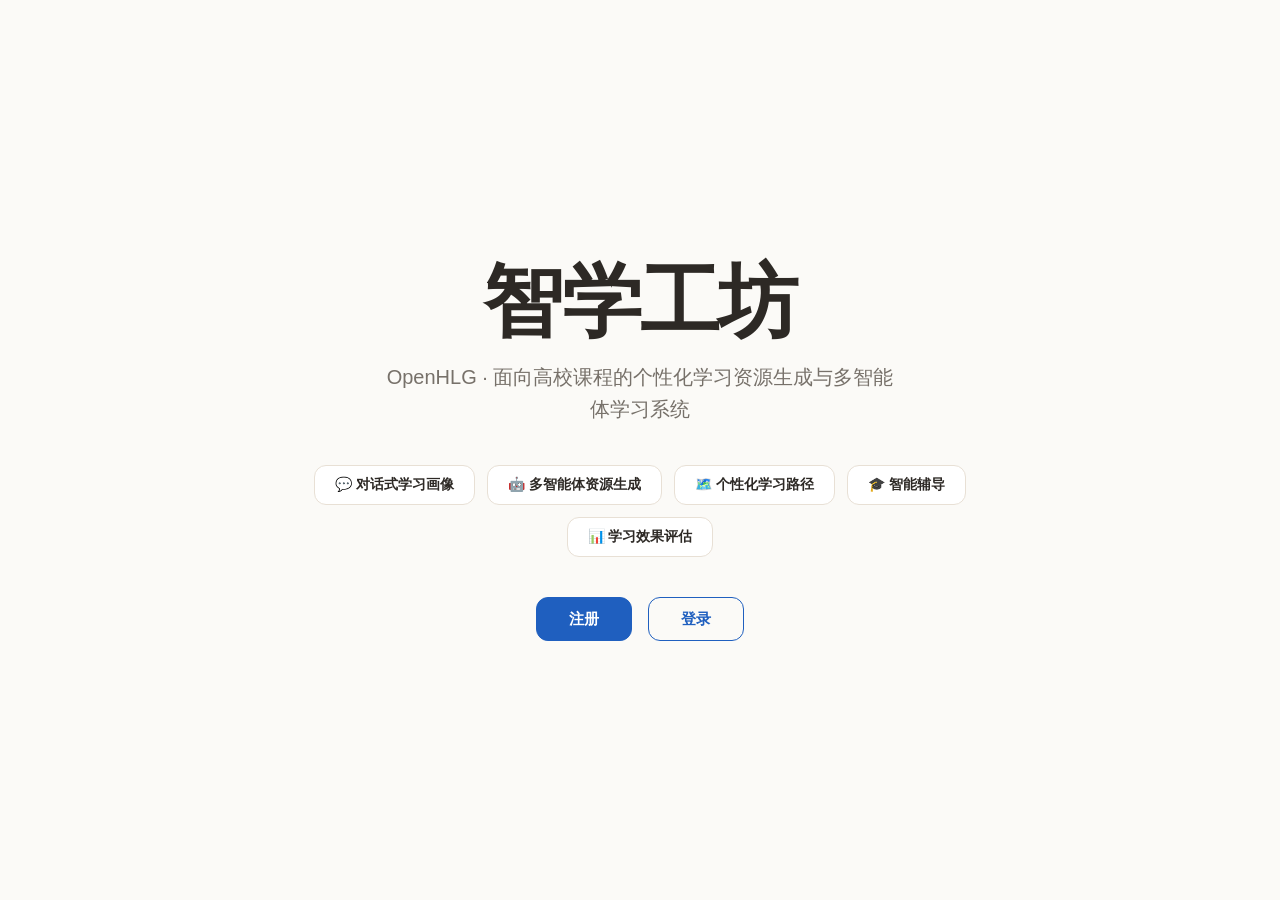
<file: index.html>
<!doctype html>
<html lang="zh-CN">
<head>
  <meta charset="UTF-8" />
  <meta name="viewport" content="width=device-width, initial-scale=1.0" />
  <title>智学工坊</title>
  <link rel="stylesheet" href="shared/styles.css" />
  <style>
    /* ---- 登录注册 / 用户区样式 ---- */
    .user-area {
      display: flex;
      align-items: center;
      gap: 8px;
    }
    
    .btn-login,
    .btn-register {
      min-height: 32px;
      padding: 0 14px;
      border-radius: 8px;
      font-size: 13px;
      font-weight: 600;
      transition: all 0.2s ease;
    }
    

    .btn-login {
      color: var(--blue);
      background: transparent;
      border: 1px solid var(--blue);
    }

    .btn-login:hover {
      color: #fff;
      background: var(--blue);
    }

    .btn-register {
      color: #fff;
      background: var(--blue);
      border: 1px solid var(--blue);
    }

    .btn-register:hover {
      filter: brightness(1.1);
    }

    /* 登录后的用户标签 */
    .user-badge {
      display: inline-flex;
      align-items: center;
      gap: 4px;
      padding: 4px 12px;
      border-radius: 999px;
      border: 1px solid var(--line);
      background: #fff;
      font-size: 13px;
      color: var(--ink);
    }

    .user-badge .role-dot {
      width: 8px;
      height: 8px;
      border-radius: 50%;
      margin-right: 2px;
    }

    .user-badge .role-dot.workspace { background: var(--blue); }

    .btn-logout {
      min-height: 28px;
      padding: 0 10px;
      border-radius: 6px;
      border: 1px solid var(--line);
      background: transparent;
      color: var(--muted);
      font-size: 12px;
      cursor: pointer;
      transition: all 0.2s ease;
    }

    .btn-logout:hover {
      color: var(--error);
      border-color: var(--error);
    }

    /* 弹窗遮罩 */
    .modal-overlay {
      display: none;
      position: fixed;
      inset: 0;
      background: rgba(45, 41, 37, 0.4);
      z-index: 100;
      align-items: center;
      justify-content: center;
    }

    .modal-overlay.show {
      display: flex;
    }

    /* 弹窗卡片 */
    .modal-card {
      width: min(440px, 90vw);
      padding: 36px 32px;
      background: #fff;
      border-radius: 20px;
      box-shadow: 0 24px 64px rgba(58, 45, 31, 0.18);
      animation: slide-up 0.3s ease;
    }

    .modal-card h2 {
      margin-bottom: 6px;
      font-family: var(--font-serif);
      font-size: 28px;
    }

    .modal-card .modal-sub {
      color: var(--muted);
      font-size: 14px;
      margin-bottom: 24px;
    }

    .modal-card .field {
      margin-bottom: 16px;
    }

    .modal-card .field label {
      display: block;
      margin-bottom: 6px;
      font-size: 13px;
      font-weight: 700;
      color: var(--muted);
    }

    .modal-card .field input[type="text"],
    .modal-card .field input[type="email"],
    .modal-card .field input[type="password"] {
      width: 100%;
      min-height: 42px;
      padding: 0 14px;
      border: 1px solid var(--line);
      border-radius: 10px;
      background: #fffdf9;
      color: var(--ink);
      font-size: 15px;
      outline: none;
      transition: border 0.2s;
    }

    .modal-card .field input:focus {
      border-color: var(--blue);
    }

    /* 角色选择卡片 */
    .role-options {
      display: grid;
      grid-template-columns: 1fr 1fr;
      gap: 10px;
    }

    .role-option {
      padding: 14px;
      border: 2px solid var(--line);
      border-radius: 14px;
      text-align: center;
      cursor: pointer;
      transition: all 0.2s ease;
      background: #fffdf9;
    }

    .role-option:hover {
      border-color: #dacfc1;
    }

    .role-option.selected {
      border-color: var(--blue);
      background: var(--blue-soft);
    }

    .role-option .role-opt-icon {
      font-size: 24px;
      margin-bottom: 6px;
    }

    .role-option .role-opt-label {
      font-weight: 700;
      font-size: 14px;
    }

    .role-option .role-opt-desc {
      font-size: 11px;
      color: var(--muted);
      margin-top: 4px;
    }

    .modal-actions {
      display: flex;
      gap: 10px;
      margin-top: 24px;
    }

    .modal-actions button {
      flex: 1;
    }

    .btn-full {
      min-height: 44px;
      width: 100%;
      padding: 0 20px;
      border-radius: 10px;
      font-weight: 700;
      font-size: 15px;
      transition: all 0.2s ease;
    }

    .btn-full.primary {
      color: #fff;
      background: var(--blue);
    }

    .btn-full.primary:hover {
      filter: brightness(1.1);
    }

    .btn-full.ghost {
      color: var(--muted);
      background: transparent;
      border: 1px solid var(--line);
    }

    .btn-full.ghost:hover {
      border-color: var(--ink);
      color: var(--ink);
    }

    .modal-close {
      position: absolute;
      top: 16px;
      right: 16px;
      width: 32px;
      height: 32px;
      display: grid;
      place-items: center;
      border-radius: 8px;
      border: 0;
      background: transparent;
      color: var(--muted);
      font-size: 18px;
      cursor: pointer;
    }

    .modal-close:hover {
      background: var(--paper-deep);
      color: var(--ink);
    }

    /* Demo 入口 */
    .demo-entry {
      min-height: 28px;
      padding: 0 10px;
      border-radius: 6px;
      border: 1px dashed var(--line);
      background: transparent;
      color: var(--muted);
      font-size: 11px;
      transition: all 0.2s ease;
      text-decoration: none;
      display: inline-flex;
      align-items: center;
    }

    .demo-entry:hover {
      border-color: var(--amber);
      color: var(--amber);
    }

    /* 错误提示 */
    .field-error {
      color: var(--error);
      font-size: 12px;
      margin-top: 4px;
      display: none;
    }

    .field-error.show {
      display: block;
    }

    /* 表单底部链接 */
    .form-links {
      display: flex;
      justify-content: space-between;
      align-items: center;
      margin-top: 16px;
      font-size: 13px;
    }

    .form-links a {
      color: var(--blue);
      text-decoration: none;
      cursor: pointer;
      transition: opacity 0.2s;
    }

    .form-links a:hover {
      opacity: 0.7;
    }

    /* 忘记密码弹窗 */
    .forgot-password-area {
      display: none;
      padding: 16px;
      margin-top: 12px;
      border-radius: 10px;
      background: var(--paper-deep);
      border: 1px solid var(--line);
    }

    .forgot-password-area.show {
      display: block;
    }

    /* 时间线组件 */
    .timeline {
      display: flex;
      flex-direction: column;
      margin-top: 8px;
    }

    .timeline-row {
      display: grid;
      grid-template-columns: 40px minmax(0, 1fr);
      gap: 0;
    }

    .timeline-gutter {
      display: flex;
      flex-direction: column;
      align-items: center;
      padding-top: 4px;
    }

    .timeline-dot {
      width: 32px;
      height: 32px;
      display: grid;
      place-items: center;
      border-radius: 50%;
      border: 2px solid var(--line);
      background: #fff;
      flex-shrink: 0;
    }

    .timeline-line {
      width: 2px;
      flex: 1;
      min-height: 24px;
      background: var(--line);
      margin: 4px 0;
    }

    .timeline-line.completed {
      background: var(--green);
    }

    .timeline-card {
      margin-left: 12px;
      margin-bottom: 8px;
      padding: 16px 18px;
      background: #fff;
      border: 1px solid var(--line);
      border-radius: 16px;
      box-shadow: 0 8px 24px rgba(58, 45, 31, 0.04);
      transition: all 0.2s ease;
    }

    .timeline-card:hover {
      border-color: var(--blue);
      box-shadow: 0 14px 36px rgba(58, 45, 31, 0.07);
    }

    .timeline-card.active {
      border-color: var(--blue);
      background: #fdfdff;
    }

    /* 资源预览提示条 */
    .preview-notice {
      margin-top: 16px;
      padding: 12px 16px;
      border-radius: 10px;
      background: var(--blue-soft);
      color: var(--blue);
      font-size: 13px;
      text-align: center;
    }

    /* 掌握度条形图 */
    .mastery-row {
      display: grid;
      grid-template-columns: 100px minmax(0, 1fr) 40px;
      gap: 12px;
      align-items: center;
      margin-bottom: 12px;
    }

    .mastery-label {
      font-size: 13px;
      font-weight: 600;
      color: var(--ink);
    }

    .mastery-track {
      height: 10px;
      border-radius: 5px;
      background: var(--line);
      overflow: hidden;
    }

    .mastery-fill {
      height: 100%;
      border-radius: 5px;
      transition: width 0.6s ease;
    }

    .mastery-fill.high { background: var(--green); }
    .mastery-fill.mid { background: var(--blue); }
    .mastery-fill.low { background: var(--amber); }

    .mastery-pct {
      font-size: 13px;
      font-weight: 700;
      color: var(--muted);
      text-align: right;
    }

    /* 分布条形图 */
    .dist-row {
      display: grid;
      grid-template-columns: 50px minmax(0, 1fr) 40px;
      gap: 12px;
      align-items: center;
      margin-bottom: 10px;
    }

    .dist-label {
      font-size: 13px;
      font-weight: 600;
      color: var(--ink);
    }

    .dist-track {
      height: 24px;
      border-radius: 6px;
      background: var(--line);
      overflow: hidden;
    }

    .dist-fill {
      height: 100%;
      border-radius: 6px;
      display: flex;
      align-items: center;
      padding-left: 10px;
      font-size: 11px;
      color: #fff;
      font-weight: 700;
      min-width: fit-content;
      transition: width 0.6s ease;
    }

    .dist-fill.excellent { background: var(--green); }
    .dist-fill.good { background: var(--blue); }
    .dist-fill.average { background: var(--amber); }
    .dist-fill.struggling { background: var(--error); }

    .dist-count {
      font-size: 14px;
      font-weight: 700;
      color: var(--ink);
      text-align: right;
    }
  /* ---- Landing Page ---- */
  .landing {
    display: flex;
    align-items: center;
    justify-content: center;
    min-height: 100vh;
    background: var(--paper);
    padding: 40px 28px;
  }

  .landing-hero {
    text-align: center;
    max-width: 680px;
    animation: slide-up 0.5s ease;
  }

  .landing-title {
    font-family: var(--font-serif);
    font-size: clamp(48px, 8vw, 80px);
    color: var(--ink);
    margin-bottom: 16px;
    letter-spacing: -0.02em;
  }

  .landing-subtitle {
    font-size: clamp(16px, 2.5vw, 20px);
    color: var(--muted);
    line-height: 1.6;
    margin-bottom: 40px;
    max-width: 520px;
    margin-left: auto;
    margin-right: auto;
  }

  .landing-capabilities {
    display: flex;
    flex-wrap: wrap;
    justify-content: center;
    gap: 12px;
    margin-bottom: 40px;
  }

  .capability-item {
    padding: 10px 20px;
    border: 1px solid var(--line);
    border-radius: 12px;
    background: #fff;
    font-size: 14px;
    color: var(--ink);
    font-weight: 600;
    transition: all 0.2s ease;
    white-space: nowrap;
  }

  .capability-item:hover {
    border-color: var(--blue);
    color: var(--blue);
    transform: translateY(-2px);
    box-shadow: 0 8px 20px rgba(31, 95, 191, 0.1);
  }

  .landing-actions {
    display: flex;
    justify-content: center;
    gap: 16px;
  }

  .landing-actions .btn-login,
  .landing-actions .btn-register {
    min-height: 44px;
    padding: 0 32px;
    border-radius: 12px;
    font-size: 15px;
    font-weight: 700;
  }

  .landing-actions .btn-register {
    color: #fff;
    background: var(--blue);
    border: 1px solid var(--blue);
  }

  .landing-actions .btn-register:hover {
    filter: brightness(1.1);
  }

  .landing-actions .btn-login {
    color: var(--blue);
    background: transparent;
    border: 1px solid var(--blue);
  }

  .landing-actions .btn-login:hover {
    color: #fff;
    background: var(--blue);
  }
  </style>
</head>
<body>

  <!-- 未登录演示界面 -->
  <div class="landing" id="landingPage">
    <div class="landing-hero">
      <h1 class="landing-title">智学工坊</h1>
      <p class="landing-subtitle">OpenHLG · 面向高校课程的个性化学习资源生成与多智能体学习系统</p>
      <div class="landing-capabilities">
        <div class="capability-item">💬 对话式学习画像</div>
        <div class="capability-item">🤖 多智能体资源生成</div>
        <div class="capability-item">🗺️ 个性化学习路径</div>
        <div class="capability-item">🎓 智能辅导</div>
        <div class="capability-item">📊 学习效果评估</div>
      </div>
      <div class="landing-actions">
        <button class="btn-register" id="btnLandingRegister">注册</button>
        <button class="btn-login" id="btnLandingLogin">登录</button>
      </div>
    </div>
  </div>

  <div class="app" id="appShell" style="display:none">

    <!-- 左侧导航 -->
    <aside class="rail" id="mainNav" aria-label="主导航">
      <div class="rail-logo" title="智学工坊"><span class="rail-icon">智</span><span class="rail-label">智学空间</span></div>

      <button class="rail-toggle" id="railToggle" title="展开菜单">
        <span class="rail-icon">&#x2630;</span>
        <span class="rail-label">折叠菜单</span>
      </button>

      <button class="rail-btn active" data-route="diagnosis" title="学习需求">
        <span class="rail-icon">&#x270E;</span>
        <span class="rail-label">学习需求</span>
      </button>
      <button class="rail-btn" data-route="profile" title="学习画像">
        <span class="rail-icon">&#x263A;</span>
        <span class="rail-label">学习画像</span>
      </button>
      <button class="rail-btn" data-route="resources" title="学习资源">
        <span class="rail-icon">&#x25A1;</span>
        <span class="rail-label">学习资源</span>
      </button>
      <button class="rail-btn" data-route="path" title="学习路径">
        <span class="rail-icon">&#x21E2;</span>
        <span class="rail-label">学习路径</span>
      </button>
      <button class="rail-btn" data-route="quiz" title="练习测评">
        <span class="rail-icon">&#x270E;</span>
        <span class="rail-label">练习测评</span>
      </button>
      <button class="rail-btn" data-route="tutor" title="智能辅导">
        <span class="rail-icon">&#x1F4AC;</span>
        <span class="rail-label">智能辅导</span>
      </button>
      <button class="rail-btn" data-route="report" title="学习评估">
        <span class="rail-icon">&#x1F4CA;</span>
        <span class="rail-label">学习评估</span>
      </button>
      <button class="rail-btn" data-route="knowledge" title="课程知识库">
        <span class="rail-icon">&#x25C7;</span>
        <span class="rail-label">课程知识库</span>
      </button>
      <button class="rail-btn" data-route="agents" title="Agent 协作">
        <span class="rail-icon">&#x2699;</span>
        <span class="rail-label">Agent 协作</span>
      </button>

      <div class="rail-divider"></div>

      <button class="rail-btn" data-route="settings" title="设置">
        <span class="rail-icon">&#x2691;</span>
        <span class="rail-label">设置</span>
      </button>

      <div class="rail-bottom"></div>
    </aside>

    <main class="main" id="mainContent">

      <!-- 顶部栏 -->
      <header class="topbar">
        <div class="crumb">
          <span id="roleLabel">智学空间</span>
          <span class="crumb-sep">/</span>
          <strong id="pageMeta">学习需求</strong>
        </div>
        <div class="top-actions">
          <!-- 未登录 -->
          <div class="user-area" id="loggedOut">
            <button class="btn-login" id="btnLogin">登录</button>
            <button class="btn-register" id="btnRegister">注册</button>
          </div>

          <!-- 已登录 -->
          <div class="user-area" id="loggedIn" style="display:none">
            <span class="user-badge" id="userBadge"></span>
            <button class="btn-logout" id="btnLogout">退出</button>
          </div>
        </div>
      </header>

      <!-- ========== 页面区域 ========== -->

                        <!-- 学习需求：输入学习情况，生成学习画像（默认首页） -->
      <section class="page active" id="section-diagnosis">
        <div class="diagnosis-hero">

          <!-- Logo 区域 -->
          <div class="diag-logo-area">
            <div class="diag-logo-text">Open<span class="diag-logo-dot"></span>HLG</div>
            <p class="diag-logo-sub">Personalized Learning Workspace</p>
          </div>

          <!-- 对话框 -->
          <div class="diagnosis-panel">
            <!-- 输入区域 -->
            <div class="diag-input-area">
              <textarea id="diagnosisInput" class="diag-textarea"
                placeholder="What do you want to learn today?"></textarea>
            </div>
            <!-- 底部：功能按钮 + 发送 -->
            <div class="diag-bottom-bar">
              <div class="diag-func-row">
                <button class="diag-func-btn active">
                  <span class="func-icon">&#x1F4AC;</span> Chat
                </button>
                <button class="diag-func-btn">
                  <span class="func-icon">&#x1F4C4;</span> File
                </button>
                <button class="diag-func-btn">
                  <span class="func-icon">&#x1F310;</span> Network
                </button>
                <button class="diag-func-btn">
                  <span class="func-icon">&#x1F4DA;</span> KNB
                </button>
              </div>
              <div class="diag-right-group">
                <div class="diag-model-select" id="diagModelSelect" title="Switch model">
                  <span class="model-dot"></span>
                  <span class="model-name">GLM-4.7</span>
                  <span class="model-chevron">&#x25BE;</span>
                </div>
                <button class="diag-send-btn" id="diagnosisGenerateBtn" title="Send">&#x2191;</button>
              </div>
            </div>
          </div>

                    <!-- 画像草稿 -->
          <div class="diagnosis-result" id="diagnosisResult" style="display:none">
            <div class="diag-result-header">
              <div>
                <p class="soft-label">Analysis Result</p>
                <h3>Learning Profile Draft</h3>
              </div>
              <button class="primary-action" id="gotoProfileFromDiagnosis">View Full Profile &#x2192;</button>
            </div>
            <div class="diag-draft-grid" id="diagnosisDraftContent"></div>
          </div>
        </div>
      </section>

      <!-- 学习画像（诊断结果页） -->
      <section class="page" id="section-profile">
        <div class="center-stage" style="max-width:900px">
          <div class="drawer-header" style="margin-bottom:16px">
            <div>
              <p class="soft-label">Profile</p>
              <h1>学习画像</h1>
            </div>
            <div style="display:flex;gap:8px">
              <button class="primary-action secondary" id="backToDiagnosis" style="font-size:13px">继续对话更新画像</button>
              <button class="primary-action" id="gotoResourcesFromProfileDrawer">生成学习资源 &#x2192;</button>
            </div>
          </div>
          <div class="profile-grid" id="profilePageGrid"></div>
          <div class="dashboard-section" style="margin-top:20px">
            <h2>知识点掌握度</h2>
            <div id="profileMasteryChart"></div>
          </div>
          <div class="dashboard-section" style="margin-top:24px">
            <h2>画像更新记录</h2>
            <div id="profileUpdateLog"></div>
          </div>
          <div style="margin-top:24px">
            <button class="primary-action" id="gotoResourcesFromProfile">生成个性化资源 &#x2192;</button>
            <button class="primary-action secondary" id="gotoQuizFromProfile" style="margin-left:8px">开始练习测评</button>
          </div>
        </div>
      </section>

            <!-- 学习资源 -->
      <section class="page" id="section-resources">
        <div class="space-shell">
          <div class="space-heading">
            <p class="soft-label">Viewer</p>
            <h1>学习资源</h1>
            <p id="resourceSubtitle">每类资源独立展示，避免把讲义、题目、代码、导图全部挤在一个工作台里。</p>
          </div>
          <div class="resource-layout">
            <aside class="resource-list" id="resourceList"></aside>
            <article class="reader-card" id="resourceReader"></article>
          </div>
          <div class="preview-notice" id="previewNotice" style="display:none">
            &#x1F4AC; 这是示例资源预览。进入学生空间后，系统会根据你的画像生成个性化内容。
          </div>
        </div>
      </section>

      <!-- Agent 协作中心 -->
      <section class="page" id="section-agents">
        <div class="center-stage" style="max-width:900px">
          <p class="soft-label">Activity</p>
          <h1>Agent 协作中心</h1>
          <p>多智能体协同工作，主流程串行、资源生成并行。每个 Agent 有独立步骤和输入输出，可追踪、可回溯。</p>
          <div class="agent-flow" id="agentFlow"></div>
          <div class="agent-timeline" id="agentTimeline"></div>
          <div class="preview-notice" id="agentsPreviewNotice" style="display:none">
            &#x1F4AC; 这是 Agent 协作示例。进入空间后可查看真实的 Agent 运行状态。
          </div>
        </div>
      </section>

      <!-- 练习测评 -->
      <section class="page" id="section-quiz">
        <div class="center-stage narrow">
          <p class="soft-label">Quiz</p>
          <h1>练习测评</h1>
          <p>选择、填空、代码三种题型，支持切换。系统会根据作答给出错因分析，并更新学习路径。</p>
          <div class="quiz-card" id="quizCard"></div>
        </div>
      </section>

      <!-- 学习路径 -->
      <section class="page" id="section-path">
        <div class="center-stage">
          <p class="soft-label">Space</p>
          <h1>学习路径</h1>
          <p>路径以时间线展示，告诉你下一步该学什么、为什么学、交付什么。已完成步骤用绿色标记。</p>
          <div class="path-board" id="pathBoard"></div>
        </div>
      </section>

      <!-- legacy: 教师看板 — 已从主导航移除，代码保留备用 -->
      <section class="page" id="section-dashboard">
        <div class="space-shell">
          <div class="space-heading">
            <p class="soft-label">Dashboard</p>
            <h1>学情看板</h1>
            <p>教学管理区保持简洁，展示班级薄弱点、资源生成情况和下节课建议。</p>
          </div>
          <div class="teacher-cards" id="dashboardCards"></div>
          <div class="dashboard-section" style="margin-top:24px">
            <h2>掌握度分布</h2>
            <div id="distributionChart"></div>
          </div>
          <div class="dashboard-section" style="margin-top:24px">
            <h2>班级薄弱点排行</h2>
            <div class="weakness-list" id="weaknessList"></div>
          </div>
          <div class="dashboard-section" style="margin-top:24px">
            <h2>教学建议</h2>
            <div id="teachingAdvice"></div>
          </div>
        </div>
      </section>

      <!-- 课程知识库 -->
      <section class="page" id="section-knowledge">
        <div class="space-shell">
          <div class="space-heading">
            <p class="soft-label">Knowledge</p>
            <h1>课程知识库</h1>
            <p>导入课程资料、实验指导、题库和示例代码，系统用于 RAG 检索和资源生成。</p>
          </div>
          <div class="knowledge-grid">
            <div class="upload-card">
              <span class="upload-icon">&#xFF0B;</span>
              <h2>导入课程资料</h2>
              <p>支持课件、实验指导、题库、示例代码。</p>
              <button class="primary-action">选择文件</button>
            </div>
            <div class="chapter-list" id="chapterList"></div>
          </div>
        </div>
      </section>

      <!-- legacy: 资源审核 — 已从主导航移除，逻辑待后续合并 -->

      <!-- legacy: 班级学情 — 已从主导航移除，代码保留备用 -->
      <section class="page" id="section-classroom">
        <div class="space-shell">
          <div class="space-heading">
            <p class="soft-label">Classroom</p>
            <h1>班级学情分析</h1>
            <p>查看全班掌握度分布、每位学生进度和薄弱点，针对性干预。</p>
          </div>
          <div class="teacher-cards" id="classroomMetrics"></div>
          <div class="dashboard-section" style="margin-top:24px">
            <h2>学生列表</h2>
            <table class="student-table" id="studentTable">
              <thead>
                <tr>
                  <th>姓名</th>
                  <th>掌握度</th>
                  <th>状态</th>
                  <th>最近活动</th>
                  <th>薄弱点</th>
                </tr>
              </thead>
              <tbody></tbody>
            </table>
          </div>
        </div>
      </section>

      <!-- 智能辅导（学生） -->
      <section class="page" id="section-tutor">
        <div class="space-shell">
          <div class="space-heading">
            <p class="soft-label">Tutor</p>
            <h1>智能辅导</h1>
            <p>对当前学习内容提问，AI 辅导老师即时答疑。支持文字、图解和视频讲解。</p>
          </div>
          <div class="resource-layout">
            <aside class="resource-list" id="tutorHistory"></aside>
            <article class="reader-card" id="tutorDetail"></article>
          </div>
        </div>
      </section>

      <!-- 学习报告（学生） -->
      <section class="page" id="section-report">
        <div class="space-shell">
          <div class="space-heading">
            <p class="soft-label">Report</p>
            <h1>学习评估</h1>
            <p>周期学习总结，包含掌握度变化、测评结果、资源使用和下周建议。</p>
          </div>
          <div id="reportContent"></div>
        </div>
      </section>

      <!-- legacy: 教学建议 — 已从主导航移除，代码保留备用 -->
      <section class="page" id="section-advice">
        <div class="space-shell">
          <div class="space-heading">
            <p class="soft-label">Teaching Advice</p>
            <h1>教学建议</h1>
            <p>根据全班薄弱点和学习进度，AI 生成下节课教学建议和补充材料。</p>
          </div>
          <div class="teacher-cards" id="adviceMetrics"></div>
          <div class="dashboard-section" style="margin-top:24px" id="adviceDetail"></div>
        </div>
      </section>

      <!-- legacy: 生成任务队列 — 已从主导航移除 -->

      <!-- legacy: 安全与防幻觉 — 移至文档/资源详情，代码保留 -->

      <!-- 设置 -->
      <section class="page" id="section-settings">
        <div class="space-shell">
          <div class="space-heading">
            <p class="soft-label">Settings</p>
            <h1>设置</h1>
            <p>账号与产品偏好配置。</p>
          </div>
          <div class="dashboard-section" style="margin-top:24px">
            <h2>账号信息</h2>
            <div id="settingsAccount"></div>
          </div>
<div class="dashboard-section" style="margin-top:24px">
            <h2>默认模型</h2>
            <div class="settings-grid" id="settingsModels"></div>
          </div>
          <div class="dashboard-section" style="margin-top:24px">
            <h2>资源生成偏好</h2>
            <div id="settingsPrefs"></div>
          </div>
          <div class="dashboard-section" style="margin-top:24px">
            <h2>通知与进度提醒</h2>
            <div id="settingsNotify"></div>
          </div>
        </div>
      </section>

    </main>
  </div>

  <!-- 登录/注册弹窗（复用同一套结构） -->
  <!-- 登录 / 注册 / 忘记密码弹窗 -->
  <div class="modal-overlay" id="entryModal">
    <div class="modal-card" style="position:relative">
      <button class="modal-close" id="closeEntryModal">&times;</button>
      <h2 id="entryTitle">登录</h2>
      <p class="modal-sub" id="entrySub">请输入学号和密码进入智学工坊</p>

      <!-- 注册专属字段 -->
      <div class="field" id="fieldSchool" style="display:none">
        <label>学校名称</label>
        <input type="text" id="entrySchool" placeholder="请输入学校名称" />
        <span class="field-error" id="entrySchoolError">请输入学校名称</span>
      </div>
      <div class="field" id="fieldRealName" style="display:none">
        <label>姓名</label>
        <input type="text" id="entryRealName" placeholder="请输入真实姓名" />
        <span class="field-error" id="entryRealNameError">请输入真实姓名</span>
      </div>

      <!-- 登录 + 注册共享字段 -->
      <div class="field" id="fieldStudentId">
        <label>学号</label>
        <input type="text" id="entryStudentId" placeholder="请输入学号" autocomplete="username" />
        <span class="field-error" id="entryStudentIdError">请输入学号</span>
      </div>
      <div class="field" id="fieldPassword">
        <label>密码</label>
        <input type="password" id="entryPassword" placeholder="请输入密码（至少6位）" autocomplete="current-password" />
        <span class="field-error" id="entryPasswordError">密码至少6位</span>
      </div>
      <div class="field" id="fieldConfirmPassword" style="display:none">
        <label>确认密码</label>
        <input type="password" id="entryConfirmPassword" placeholder="请再次输入密码" autocomplete="new-password" />
        <span class="field-error" id="entryConfirmPasswordError">两次密码不一致</span>
      </div>

      <!-- 忘记密码区域 -->
      <div class="forgot-password-area" id="forgotPasswordArea">
        <p style="font-size:13px;color:var(--muted);margin-bottom:12px">验证身份后即可重置密码</p>
        <div class="field">
          <label>姓名</label>
          <input type="text" id="forgotRealName" placeholder="请输入注册时的真实姓名" />
          <span class="field-error" id="forgotRealNameError">请输入姓名</span>
        </div>
        <div class="field">
          <label>新密码</label>
          <input type="password" id="forgotNewPassword" placeholder="请输入新密码（至少6位）" />
          <span class="field-error" id="forgotNewPasswordError">密码至少6位</span>
        </div>
        <div class="field">
          <label>确认新密码</label>
          <input type="password" id="forgotConfirmPassword" placeholder="请再次输入新密码" />
          <span class="field-error" id="forgotConfirmPasswordError">两次密码不一致</span>
        </div>
        <button class="btn-full primary" id="confirmResetPassword" style="margin-top:8px">重置密码并登录</button>
        <button class="btn-full ghost" id="cancelForgotPassword" style="margin-top:6px">返回登录</button>
      </div>

      <div class="modal-actions" id="entryActions">
        <button class="btn-full ghost" id="cancelEntry">取消</button>
        <button class="btn-full primary" id="confirmEntry">登录</button>
      </div>

      <!-- 底部链接 -->
      <div class="form-links" id="formLinks">
        <a href="#" id="toggleMode">还没有账号？去注册</a>
        <a href="#" id="linkForgotPassword">忘记密码？</a>
      </div>
    </div>
  </div>

  <!-- 脚本 -->
  <script src="mock/index.js"></script>
  <script src="mock/profile.js"></script>
  <script src="mock/resources.js"></script>
  <script src="mock/quiz.js"></script>
  <script src="mock/path.js"></script>
  <script src="mock/knowledge.js"></script>
  <script src="mock/agents.js"></script>
  <script src="mock/teacher.js"></script>
  <script src="mock/tutor.js"></script>
  <script src="mock/report.js"></script>
  <script src="mock/system.js"></script>
  <script src="shared/router.js"></script>
  <script src="shared/state.js"></script>
  <script src="shared/api.js"></script>
  <script src="pages/student.js"></script>
  <script src="pages/teacher.js"></script>
  <script src="pages/agents.js"></script>
  <script src="routes/route-config.js"></script>
  <script>
  /* ============================================================
     智学工坊 — 主入口：事件绑定 + 初始化
     ============================================================ */
  (function () {
    'use strict';
    var S = ZhixueState;
    var entryMode = 'login';

    // ---- 本地用户存储（Mock 认证） ---- //

    /** 从 localStorage 读取已注册用户列表 */
    function getStoredUsers() {
      try {
        return JSON.parse(localStorage.getItem('zhixue_users') || '[]');
      } catch (e) {
        return [];
      }
    }

    /** 保存用户列表到 localStorage */
    function saveStoredUsers(users) {
      localStorage.setItem('zhixue_users', JSON.stringify(users));
    }

    /** 根据学号查找用户 */
    function findUserByStudentId(studentId) {
      return getStoredUsers().find(function (u) { return u.studentId === studentId; });
    }

    // 预置一个演示账号
    (function seedDemo() {
      var users = getStoredUsers();
      if (!users.find(function (u) { return u.studentId === '2024001'; })) {
        users.push({
          studentId: '2024001',
          password: '123456',
          realName: '张同学',
          school: '示例大学'
        });
        saveStoredUsers(users);
      }
    })();

    // ---- 登录/退出逻辑 ---- //

    function doLogin(userInfo) {
      document.getElementById('landingPage').style.display = 'none';
      document.getElementById('appShell').style.display = '';
      S.currentUser = {
        studentId: userInfo.studentId,
        realName: userInfo.realName,
        school: userInfo.school || '',
        role: 'workspace'
      };
      document.getElementById('loggedOut').style.display = 'none';
      document.getElementById('loggedIn').style.display = 'flex';
      document.getElementById('userBadge').innerHTML =
        '<span class="role-dot workspace"></span>' + userInfo.realName + ' · ' + userInfo.studentId;
      ZhixueApp.setRole('workspace');
      document.getElementById('roleLabel').textContent = S.roleLabels.workspace || ZhixueApp.getRoleLabel();
      var greeting = document.getElementById('profileGreeting');
      if (greeting) {
        greeting.textContent = '你好，' + userInfo.realName + '，今天想学点什么呢？';
      }
    }

    function doLogout() {
      document.getElementById('landingPage').style.display = '';
      document.getElementById('appShell').style.display = 'none';
      S.currentUser = null;
      document.getElementById('loggedOut').style.display = 'flex';
      document.getElementById('loggedIn').style.display = 'none';
      ZhixueApp.setRole('workspace');
      document.getElementById('roleLabel').textContent = S.roleLabels.workspace;
      S.updatePreviewNotice();
      var greeting = document.getElementById('profileGreeting');
      if (greeting) {
        greeting.textContent = '你好，我是智学工坊，今天你想学点什么呢？';
      }
    }

    /** 重置弹窗到干净状态 */
    function resetEntryModal() {
      // 隐藏忘记密码区域，恢复密码字段和标题
      document.getElementById('forgotPasswordArea').classList.remove('show');
      document.getElementById('fieldPassword').style.display = '';
      document.getElementById('entryActions').style.display = '';
      document.getElementById('formLinks').style.display = '';
      // 清空所有输入
      ['entryStudentId', 'entryPassword', 'entrySchool', 'entryRealName', 'entryConfirmPassword',
       'forgotRealName', 'forgotNewPassword', 'forgotConfirmPassword'].forEach(function (id) {
        document.getElementById(id).value = '';
      });
      // 隐藏所有错误
      document.querySelectorAll('#entryModal .field-error').forEach(function (el) { el.classList.remove('show'); });
      // 重置忘记密码输入
      document.getElementById('forgotRealName').value = '';
      document.getElementById('forgotNewPassword').value = '';
      document.getElementById('forgotConfirmPassword').value = '';
    }

    function openEntryModal(mode) {
      entryMode = mode || 'login';
      var isRegister = entryMode === 'register';
      resetEntryModal();

      document.getElementById('entryTitle').textContent = isRegister ? '注册' : '登录';
      document.getElementById('entrySub').textContent = isRegister
        ? '创建账号，进入智学工坊学习空间'
        : '请输入学号和密码进入智学工坊';
      document.getElementById('confirmEntry').textContent = isRegister ? '注册并进入' : '登录';

      // 注册字段显示/隐藏
      document.getElementById('fieldSchool').style.display = isRegister ? '' : 'none';
      document.getElementById('fieldRealName').style.display = isRegister ? '' : 'none';
      document.getElementById('fieldConfirmPassword').style.display = isRegister ? '' : 'none';

      // 忘记密码链接（仅登录模式）
      document.getElementById('linkForgotPassword').style.display = isRegister ? 'none' : '';

      // 切换链接文字
      document.getElementById('toggleMode').textContent = isRegister
        ? '已有账号？去登录'
        : '还没有账号？去注册';

      S.showModal('entryModal');
    }

    /** 验证并提交登录 */
    function handleLogin() {
      var studentId = document.getElementById('entryStudentId').value.trim();
      var password = document.getElementById('entryPassword').value;
      var valid = true;

      if (!studentId) {
        document.getElementById('entryStudentIdError').classList.add('show');
        valid = false;
      } else {
        document.getElementById('entryStudentIdError').classList.remove('show');
      }

      if (password.length < 6) {
        document.getElementById('entryPasswordError').classList.add('show');
        valid = false;
      } else {
        document.getElementById('entryPasswordError').classList.remove('show');
      }

      if (!valid) return;

      var user = findUserByStudentId(studentId);
      if (!user) {
        document.getElementById('entryStudentIdError').textContent = '学号未注册';
        document.getElementById('entryStudentIdError').classList.add('show');
        return;
      }

      if (user.password !== password) {
        document.getElementById('entryPasswordError').textContent = '密码错误';
        document.getElementById('entryPasswordError').classList.add('show');
        return;
      }

      // 登录成功
      S.hideModal('entryModal');
      doLogin(user);
    }

    /** 验证并提交注册 */
    function handleRegister() {
      var school = document.getElementById('entrySchool').value.trim();
      var studentId = document.getElementById('entryStudentId').value.trim();
      var realName = document.getElementById('entryRealName').value.trim();
      var password = document.getElementById('entryPassword').value;
      var confirmPassword = document.getElementById('entryConfirmPassword').value;
      var valid = true;

      if (!school) {
        document.getElementById('entrySchoolError').classList.add('show');
        valid = false;
      } else {
        document.getElementById('entrySchoolError').classList.remove('show');
      }

      if (!studentId) {
        document.getElementById('entryStudentIdError').textContent = '请输入学号';
        document.getElementById('entryStudentIdError').classList.add('show');
        valid = false;
      } else {
        document.getElementById('entryStudentIdError').textContent = '请输入学号';
        document.getElementById('entryStudentIdError').classList.remove('show');
      }

      if (!realName) {
        document.getElementById('entryRealNameError').classList.add('show');
        valid = false;
      } else {
        document.getElementById('entryRealNameError').classList.remove('show');
      }

      if (password.length < 6) {
        document.getElementById('entryPasswordError').classList.add('show');
        valid = false;
      } else {
        document.getElementById('entryPasswordError').classList.remove('show');
      }

      if (password !== confirmPassword) {
        document.getElementById('entryConfirmPasswordError').classList.add('show');
        valid = false;
      } else {
        document.getElementById('entryConfirmPasswordError').classList.remove('show');
      }

      if (!valid) return;

      // 检查学号是否已注册
      if (findUserByStudentId(studentId)) {
        document.getElementById('entryStudentIdError').textContent = '该学号已注册';
        document.getElementById('entryStudentIdError').classList.add('show');
        return;
      }

      // 保存新用户
      var newUser = {
        studentId: studentId,
        password: password,
        realName: realName,
        school: school
      };
      var users = getStoredUsers();
      users.push(newUser);
      saveStoredUsers(users);

      // 注册成功，直接登录
      S.hideModal('entryModal');
      doLogin(newUser);
    }

    /** 验证并重置密码 */
    function handleResetPassword() {
      var studentId = document.getElementById('entryStudentId').value.trim();
      var realName = document.getElementById('forgotRealName').value.trim();
      var newPassword = document.getElementById('forgotNewPassword').value;
      var confirmPassword = document.getElementById('forgotConfirmPassword').value;
      var valid = true;

      if (!studentId) {
        document.getElementById('entryStudentIdError').textContent = '请先输入学号';
        document.getElementById('entryStudentIdError').classList.add('show');
        valid = false;
      } else {
        document.getElementById('entryStudentIdError').classList.remove('show');
      }

      if (!realName) {
        document.getElementById('forgotRealNameError').classList.add('show');
        valid = false;
      } else {
        document.getElementById('forgotRealNameError').classList.remove('show');
      }

      if (newPassword.length < 6) {
        document.getElementById('forgotNewPasswordError').classList.add('show');
        valid = false;
      } else {
        document.getElementById('forgotNewPasswordError').classList.remove('show');
      }

      if (newPassword !== confirmPassword) {
        document.getElementById('forgotConfirmPasswordError').classList.add('show');
        valid = false;
      } else {
        document.getElementById('forgotConfirmPasswordError').classList.remove('show');
      }

      if (!valid) return;

      // 验证学号和姓名匹配
      var user = findUserByStudentId(studentId);
      if (!user) {
        document.getElementById('entryStudentIdError').textContent = '学号未注册';
        document.getElementById('entryStudentIdError').classList.add('show');
        return;
      }
      if (user.realName !== realName) {
        document.getElementById('forgotRealNameError').textContent = '姓名与注册时不一致';
        document.getElementById('forgotRealNameError').classList.add('show');
        return;
      }

      // 更新密码
      var users = getStoredUsers();
      var target = users.find(function (u) { return u.studentId === studentId; });
      if (target) {
        target.password = newPassword;
        saveStoredUsers(users);
      }

      // 重置成功，自动登录
      S.hideModal('entryModal');
      doLogin(user);
    }

    // ---- 路由初始化 ---- //

    var cfg = ZhixueRouteConfig;
    ZhixueApp.init({
      defaultRole: 'workspace',
      containerId: 'mainContent',
      metaId: 'pageMeta',
      navParentId: 'mainNav',
      roles: cfg.roles
    });

    ZhixueApp.onRoleChange(function (roleKey) {
      document.getElementById('roleLabel').textContent = S.roleLabels[roleKey] || ZhixueApp.getRoleLabel();
      S.updatePreviewNotice();
    });

    // ---- 事件绑定 ---- //

    // 登录/注册弹窗
    document.getElementById('btnLogin').addEventListener('click', function () { openEntryModal('login'); });
    document.getElementById('btnRegister').addEventListener('click', function () { openEntryModal('register'); });
    document.getElementById('btnLandingLogin').addEventListener('click', function () { openEntryModal('login'); });
    document.getElementById('btnLandingRegister').addEventListener('click', function () { openEntryModal('register'); });
    document.getElementById('closeEntryModal').addEventListener('click', function () { S.hideModal('entryModal'); });
    document.getElementById('cancelEntry').addEventListener('click', function () { S.hideModal('entryModal'); });
    document.getElementById('entryModal').addEventListener('click', function (e) { if (e.target === this) S.hideModal('entryModal'); });

    // 登录/注册提交
    document.getElementById('confirmEntry').addEventListener('click', function () {
      if (entryMode === 'register') {
        handleRegister();
      } else {
        handleLogin();
      }
    });

    // 回车键提交
    document.getElementById('entryModal').addEventListener('keydown', function (e) {
      if (e.key === 'Enter') {
        e.preventDefault();
        if (document.getElementById('forgotPasswordArea').classList.contains('show')) {
          handleResetPassword();
        } else if (entryMode === 'register') {
          handleRegister();
        } else {
          handleLogin();
        }
      }
    });

    // 切换登录/注册模式
    document.getElementById('toggleMode').addEventListener('click', function (e) {
      e.preventDefault();
      openEntryModal(entryMode === 'login' ? 'register' : 'login');
    });

    // 忘记密码
    document.getElementById('linkForgotPassword').addEventListener('click', function (e) {
      e.preventDefault();
      document.getElementById('entryTitle').textContent = '忘记密码';
      document.getElementById('entrySub').textContent = '验证身份后即可重置密码';
      document.getElementById('fieldPassword').style.display = 'none';
      document.getElementById('forgotPasswordArea').classList.add('show');
      document.getElementById('entryActions').style.display = 'none';
      document.getElementById('formLinks').style.display = 'none';
      document.getElementById('forgotRealName').value = '';
      document.getElementById('forgotNewPassword').value = '';
      document.getElementById('forgotConfirmPassword').value = '';
    });

    // 取消忘记密码
    document.getElementById('cancelForgotPassword').addEventListener('click', function () {
      document.getElementById('entryTitle').textContent = '登录';
      document.getElementById('entrySub').textContent = '请输入学号和密码进入智学工坊';
      document.getElementById('fieldPassword').style.display = '';
      document.getElementById('forgotPasswordArea').classList.remove('show');
      document.getElementById('entryActions').style.display = '';
      document.getElementById('formLinks').style.display = '';
    });

    // 重置密码提交
    document.getElementById('confirmResetPassword').addEventListener('click', handleResetPassword);

    document.getElementById('btnLogout').addEventListener('click', doLogout);

    // 诊断按钮（学习画像页）
    var profileDiagnoseBtn = document.getElementById('profileDiagnoseBtn');
    if (profileDiagnoseBtn) {
      profileDiagnoseBtn.addEventListener('click', function () {
        var drawer = document.getElementById('profileDrawerSection');
        drawer.classList.add('show');
        ZhixuePages.renderProfileGrid('profilePageGrid');
        ZhixuePages.renderMasteryChart('profileMasteryChart');
        drawer.scrollIntoView({ behavior: 'smooth', block: 'center' });
      });
    }

    // 跳转按钮
    var gotoResourcesFromProfileDrawer = document.getElementById('gotoResourcesFromProfileDrawer');
    if (gotoResourcesFromProfileDrawer) {
      gotoResourcesFromProfileDrawer.addEventListener('click', function () { ZhixueApp.navigate('resources'); });
    }
    var gotoResourcesFromProfile = document.getElementById('gotoResourcesFromProfile');
    if (gotoResourcesFromProfile) {
      gotoResourcesFromProfile.addEventListener('click', function () { ZhixueApp.navigate('resources'); });
    }
    var gotoQuizFromProfile = document.getElementById('gotoQuizFromProfile');
    if (gotoQuizFromProfile) {
      gotoQuizFromProfile.addEventListener('click', function () { ZhixueApp.navigate('quiz'); });
    }

    // 画像诊断：生成学习画像
    var diagnosisGenerateBtn = document.getElementById('diagnosisGenerateBtn');
    var diagnosisInput = document.getElementById('diagnosisInput');
    if (diagnosisGenerateBtn) {
      diagnosisGenerateBtn.addEventListener('click', function () {
        ZhixuePages.generateProfile();
      });
    }
    // Ctrl+Enter 快捷生成
    if (diagnosisInput) {
      diagnosisInput.addEventListener('keydown', function (e) {
        if (e.key === 'Enter' && (e.ctrlKey || e.metaKey)) {
          e.preventDefault();
          ZhixuePages.generateProfile();
        }
      });
    }

    // 清空输入
    var diagClearBtn = document.getElementById('diagClearBtn');
    if (diagClearBtn) {
      diagClearBtn.addEventListener('click', function () {
        var input = document.getElementById('diagnosisInput');
        if (input) input.value = '';
        var result = document.getElementById('diagnosisResult');
        if (result) result.style.display = 'none';
      });
    }

    // 诊断完成 → 跳转学习画像
    var gotoProfileFromDiagnosis = document.getElementById('gotoProfileFromDiagnosis');
    if (gotoProfileFromDiagnosis) {
      gotoProfileFromDiagnosis.addEventListener('click', function () {
        ZhixueApp.navigate('profile');
        ZhixuePages.renderProfileGrid('profilePageGrid');
        ZhixuePages.renderMasteryChart('profileMasteryChart');
        ZhixuePages.renderProfileUpdateLog();
      });
    }

    // 画像页 → 返回诊断
    var backToDiagnosis = document.getElementById('backToDiagnosis');
    if (backToDiagnosis) {
      backToDiagnosis.addEventListener('click', function () {
        ZhixueApp.navigate('diagnosis');
        ZhixuePages.renderDiagnosis();
      });
    }

    // 演示页登录/注册后自动进入学生空间
    var demoEntryUser = localStorage.getItem('zhixue_demo_entry_user');
    if (demoEntryUser) {
      try {
        var parsedUser = JSON.parse(demoEntryUser);
        localStorage.removeItem('zhixue_demo_entry_user');
        doLogin({
          studentId: parsedUser.studentId || '2024001',
          realName: parsedUser.realName || parsedUser.name || '同学',
          school: parsedUser.school || ''
        });
      } catch (err) {
        localStorage.removeItem('zhixue_demo_entry_user');
      }
    }

    // ---- 左侧导航栏折叠切换 ---- //

    var railToggle = document.getElementById('railToggle');
    var rail = document.getElementById('mainNav');
    var appShell = document.getElementById('appShell');

    // 从 localStorage 恢复展开/折叠状态（默认展开）
    var stored = localStorage.getItem('zhixue_rail_expanded');
    var railExpanded = stored === null ? true : stored === 'true';
    if (railExpanded) {
      rail.classList.add('expanded');
      appShell.classList.add('rail-expanded');
    }
    updateToggleIcon();

    railToggle.addEventListener('click', function () {
      railExpanded = !railExpanded;
      rail.classList.toggle('expanded', railExpanded);
      appShell.classList.toggle('rail-expanded', railExpanded);
      localStorage.setItem('zhixue_rail_expanded', String(railExpanded));
      updateToggleIcon();
    });

    function updateToggleIcon() {
      var icon = railToggle.querySelector('.rail-icon');
      var label = railToggle.querySelector('.rail-label');
      if (railExpanded) {
        icon.innerHTML = '&#xAB;';  // « 折叠
        label.textContent = '折叠菜单';
        railToggle.title = '折叠菜单';
      } else {
        icon.innerHTML = '&#x2630;';  // ☰ 展开
        label.textContent = '展开菜单';
        railToggle.title = '展开菜单';
      }
    }

    // 初始渲染
    ZhixuePages.renderProfileGrid('profilePageGrid');
    S.updatePreviewNotice();
  })();
  </script>
</body>
</html>
</file>
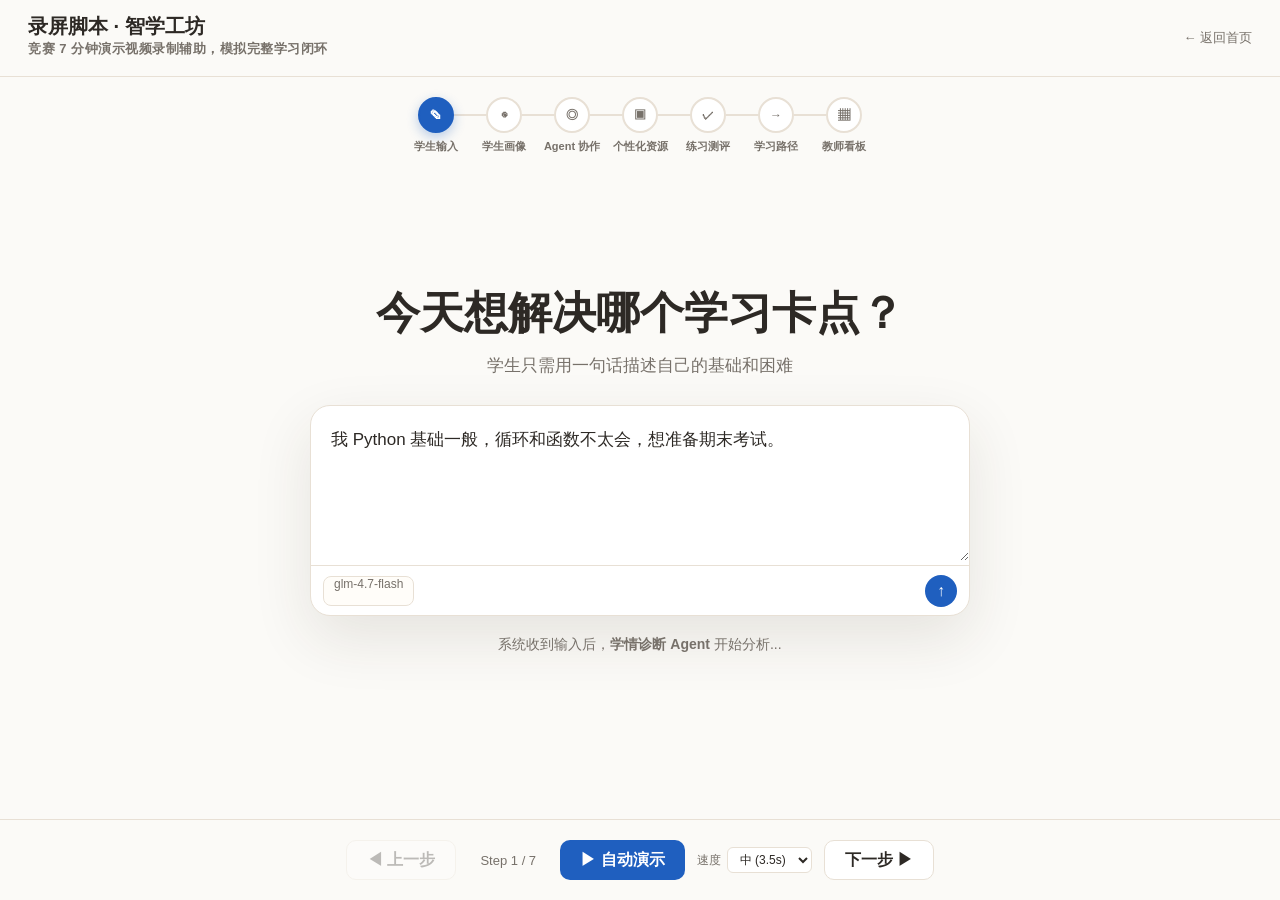
<file: recording-script.html>
<!doctype html>
<html lang="zh-CN">
<head>
  <meta charset="UTF-8" />
  <meta name="viewport" content="width=device-width, initial-scale=1.0" />
  <title>录屏脚本 · 智学工坊</title>
  <link rel="stylesheet" href="shared/styles.css" />
</head>
<body>

<div class="demo-shell">

  <!-- 顶部 -->
  <header class="demo-header">
    <div>
      <h1>录屏脚本 · 智学工坊</h1>
      <p class="soft-label" style="margin:0">竞赛 7 分钟演示视频录制辅助，模拟完整学习闭环</p>
    </div>
    <a href="index.html" class="back-link">← 返回首页</a>
  </header>

  <!-- 步骤指示器 -->
  <nav class="step-indicator" id="stepIndicator">
    <!-- JS 动态生成 -->
  </nav>

  <!-- 演示内容区 -->
  <main class="demo-content" id="demoContent">
    <!-- JS 动态渲染 -->
  </main>

  <!-- 控制栏 -->
  <footer class="demo-controls">
    <button class="demo-btn-prev" id="prevBtn" disabled>◀ 上一步</button>
    <span class="step-counter" id="stepCounter">Step 1 / 7</span>
    <button class="demo-btn-auto" id="autoPlayBtn">▶ 自动演示</button>
    <div class="demo-speed">
      <span>速度</span>
      <select id="speedSelect">
        <option value="2000">快 (2s)</option>
        <option value="3500" selected>中 (3.5s)</option>
        <option value="5000">慢 (5s)</option>
      </select>
    </div>
    <button class="demo-btn-next" id="nextBtn">下一步 ▶</button>
  </footer>

</div>

<!-- 脚本 -->
<script src="mock/index.js"></script>
<script src="mock/profile.js"></script>
<script src="mock/resources.js"></script>
<script src="mock/quiz.js"></script>
<script src="mock/path.js"></script>
<script src="mock/knowledge.js"></script>
<script src="mock/agents.js"></script>
<script src="mock/teacher.js"></script>

<script>
/* ============================================================
   智学工坊 — 一键演示脚本
   ============================================================ */
(function () {
  'use strict';

  var demoSteps = [
    {
      id: 'input',
      title: '学生输入',
      subtitle: '学生描述自己的学习困难',
      icon: '✎',
      render: renderStepInput
    },
    {
      id: 'profile',
      title: '学生画像',
      subtitle: '多 Agent 协同诊断，生成学生画像',
      icon: '◉',
      render: renderStepProfile
    },
    {
      id: 'agents',
      title: 'Agent 协作',
      subtitle: '5 个 Agent 各司其职，协同工作',
      icon: '◎',
      render: renderStepAgents
    },
    {
      id: 'resources',
      title: '个性化资源',
      subtitle: 'AI 生成讲义、题目、代码、导图',
      icon: '▣',
      render: renderStepResources
    },
    {
      id: 'quiz',
      title: '练习测评',
      subtitle: '学生答题，系统自动分析与纠错',
      icon: '✓',
      render: renderStepQuiz
    },
    {
      id: 'path',
      title: '学习路径',
      subtitle: '根据错因推荐下一步学习任务',
      icon: '→',
      render: renderStepPath
    },
    {
      id: 'teacher',
      title: '教师看板',
      subtitle: '教师实时掌握全班学习状况',
      icon: '▦',
      render: renderStepTeacher
    }
  ];

  var currentStep = 0;
  var autoPlayTimer = null;
  var autoPlaying = false;

  // ---- 步骤渲染函数 ---- //

  function renderStepInput() {
    return '\n    <div class="center-stage narrow text-center" style="max-width:700px">\n      <h1 style="font-size:clamp(28px,4vw,44px)">今天想解决哪个学习卡点？</h1>\n      <p style="font-size:17px">学生只需用一句话描述自己的基础和困难</p>\n      <div class="composer" style="margin-top:24px">\n        <textarea rows="4" style="font-size:17px">我 Python 基础一般，循环和函数不太会，想准备期末考试。</textarea>\n        <div class="composer-footer">\n          <div class="composer-tools">\n            <span class="model-pill">glm-4.7-flash</span>\n          </div>\n          <div class="composer-tools">\n            <button class="send-btn" style="background:var(--blue)">↑</button>\n          </div>\n        </div>\n      </div>\n      <p style="margin-top:16px;font-size:14px">系统收到输入后，<strong>学情诊断 Agent</strong> 开始分析...</p>\n    </div>';
  }

  function renderStepProfile() {
    var cards = ZHIXUE_MOCK.profileCards;
    return '\n    <div class="center-stage" style="max-width:900px">\n      <h1 style="font-size:clamp(28px,4vw,40px);text-align:center">学生画像</h1>\n      <p style="text-align:center;font-size:16px">多 Agent 协同分析，自动识别薄弱点和学习偏好</p>\n      <div class="profile-grid" style="margin-top:24px">\n        ' + cards.map(function (pair, i) {
      return '<div class="profile-card slide-up" style="animation-delay:' + (i * 0.15) + 's"><span>' + pair[0] + '</span><strong>' + pair[1] + '</strong></div>';
    }).join('\n        ') + '\n      </div>\n      <p style="text-align:center;margin-top:20px;font-size:14px">画像已生成 → 下一步交给 <strong>知识检索 Agent</strong> 和 <strong>讲义生成 Agent</strong></p>\n    </div>';
  }

  function renderStepAgents() {
    var run = ZHIXUE_MOCK.agentRun;
    return '\n    <div class="center-stage" style="max-width:900px">\n      <h1 style="font-size:clamp(28px,4vw,40px);text-align:center">多 Agent 协同工作</h1>\n      <p style="text-align:center;font-size:16px">5 个 Agent 流水线协作，每个 Agent 有明确的输入和输出</p>\n      <div class="agent-flow" style="margin-top:24px">\n        ' + run.agents.map(function (a, i) {
      var orig = ZHIXUE_MOCK.agents.find(function (x) { return x.id === a.id; });
      var statusClass = a.status === 'done' ? 'done' : a.status === 'running' ? 'running' : 'ready';
      var statusText = a.status === 'done' ? 'Done' : a.status === 'running' ? 'Running...' : 'Ready';
      return '\n        <div class="agent-card slide-up" style="animation-delay:' + (i * 0.2) + 's">\n          <div class="agent-avatar">' + (orig ? orig.avatar : '?') + '</div>\n          <div>\n            <h3>' + (orig ? orig.name : a.id) + '</h3>\n            <p style="font-size:14px">' + (orig ? orig.description : '') + '</p>\n          </div>\n          <span class="status ' + statusClass + '">' + statusText + '</span>\n        </div>';
    }).join('\n        ') + '\n      </div>\n      <p style="text-align:center;margin-top:20px;font-size:14px">系统不是单一 Prompt，而是 <strong>5 个专业 Agent 分工协作</strong></p>\n    </div>';
  }

  function renderStepResources() {
    var resources = ZHIXUE_MOCK.resources;
    return '\n    <div class="space-shell" style="max-width:1000px;padding-top:40px">\n      <h1 style="font-size:clamp(28px,4vw,40px);text-align:center">个性化学习资源</h1>\n      <p style="text-align:center;font-size:16px">每类资源独立展示：讲义、题目、代码、导图、拓展阅读</p>\n      <div class="resource-layout" style="margin-top:24px">\n        <aside class="resource-list">\n          ' + resources.map(function (r, i) {
      return '<div class="resource-item' + (i === 0 ? ' active' : '') + ' slide-up" style="animation-delay:' + (i * 0.1) + 's"><strong>' + r.title + '</strong><span>' + r.description + '</span></div>';
    }).join('\n          ') + '\n        </aside>\n        <article class="reader-card slide-up" style="animation-delay:0.3s">\n          ' + resources[0].body + '\n        </article>\n      </div>\n      <p style="text-align:center;margin-top:20px;font-size:14px">资源匹配学生薄弱点，每份资源标注来源知识点和难度</p>\n    </div>';
  }

  function renderStepQuiz() {
    var q = ZHIXUE_MOCK.quiz;
    return '\n    <div class="center-stage narrow" style="max-width:700px;padding-top:40px">\n      <h1 style="font-size:clamp(28px,4vw,40px);text-align:center">练习测评</h1>\n      <p style="text-align:center;font-size:16px">学生完成练习，系统自动评分并进行错因分析</p>\n      <div class="quiz-card slide-up">\n        <h2>' + q.title + '</h2>\n        <p>' + q.description + '</p>\n        <pre class="code-block"><code>' + q.code + '</code></pre>\n        <div class="option-list">\n          ' + q.options.map(function (opt) {
      var checked = opt.key === q.correctAnswer ? ' checked' : '';
      return '<label class="' + (opt.key === q.correctAnswer ? 'selected' : '') + '"><input type="radio" name="quiz"' + checked + '> ' + opt.key + '. ' + opt.text + '</label>';
    }).join('\n          ') + '\n        </div>\n        <div class="analysis correct show">\n          <strong>✓ 回答正确</strong>\n          <p>' + q.analysis + '</p>\n        </div>\n      </div>\n      <p style="text-align:center;margin-top:20px;font-size:14px">如果答错，<strong>错因分析 Agent</strong> 会更新画像并推荐补救资源</p>\n    </div>';
  }

  function renderStepPath() {
    var steps = ZHIXUE_MOCK.pathCards;
    return '\n    <div class="center-stage" style="max-width:800px;padding-top:40px">\n      <h1 style="font-size:clamp(28px,4vw,40px);text-align:center">学习路径推荐</h1>\n      <p style="text-align:center;font-size:16px">路径规划 Agent 根据画像 + 错因分析推荐下一步任务</p>\n      <div class="path-board" style="margin-top:24px">\n        ' + steps.map(function (step, i) {
      return '\n        <div class="path-card slide-up" style="animation-delay:' + (i * 0.2) + 's">\n          <div class="path-index">' + step[0] + '</div>\n          <div>\n            <h3>' + step[1] + '</h3>\n            <p>' + step[2] + '</p>\n          </div>\n          <small>' + step[3] + '</small>\n        </div>';
    }).join('\n        ') + '\n      </div>\n      <p style="text-align:center;margin-top:20px;font-size:14px">从基础回顾到综合挑战，<strong>路径清晰、有预计时间、有明确输出</strong></p>\n    </div>';
  }

  function renderStepTeacher() {
    var teacher = ZHIXUE_MOCK.teacher;
    var metrics = teacher.dashboard;
    var weaknesses = teacher.classroom.topWeaknesses;
    return '\n    <div class="space-shell" style="max-width:1100px;padding-top:40px">\n      <h1 style="font-size:clamp(28px,4vw,40px);text-align:center">教师学情看板</h1>\n      <p style="text-align:center;font-size:16px">教师端实时查看班级掌握度、薄弱点和 AI 资源统计</p>\n      <div class="teacher-cards" style="margin-top:24px">\n        ' + metrics.map(function (m, i) {
      var changeHtml = m.change
        ? ' <span class="metric-change ' + (m.changeDirection || 'up') + '">' + m.change + '</span>'
        : '';
      return '\n        <div class="metric-card slide-up" style="animation-delay:' + (i * 0.2) + 's">\n          <h3>' + m.title + '</h3>\n          <span class="metric-value">' + m.value + changeHtml + '</span>\n          <p>' + m.description + '</p>\n        </div>';
    }).join('\n        ') + '\n      </div>\n      <div class="dashboard-section" style="margin-top:24px">\n        <h2>班级薄弱点排行</h2>\n        <div class="weakness-list">\n          ' + weaknesses.map(function (w) {
      return '<div class="weakness-item"><span class="weakness-name">' + w.name + '</span><span class="weakness-count">' + w.count + ' 名学生</span></div>';
    }).join('\n          ') + '\n        </div>\n      </div>\n      <p style="text-align:center;margin-top:24px;font-size:14px">\n        完整闭环：<strong>学生输入 → 画像 → 多Agent协作 → 资源 → 测评 → 路径 → 教师看板</strong>\n      </p>\n    </div>';
  }

  // ---- 步骤指示器 ---- //

  function renderStepIndicator() {
    var el = document.getElementById('stepIndicator');
    var html = '';
    for (var i = 0; i < demoSteps.length; i++) {
      if (i > 0) {
        html += '<div class="step-line' + (i <= currentStep ? ' completed' : '') + '"></div>';
      }
      var cls = 'step-dot';
      if (i === currentStep) cls += ' active';
      else if (i < currentStep) cls += ' completed';
      html += '\n      <div class="step-dot-group">\n        <button class="' + cls + '" data-step="' + i + '" title="' + demoSteps[i].title + '">\n          ' + demoSteps[i].icon + '\n          <span class="step-label">' + demoSteps[i].title + '</span>\n        </button>\n      </div>';
    }
    el.innerHTML = html;

    // 绑定点击
    el.querySelectorAll('.step-dot').forEach(function (dot) {
      dot.addEventListener('click', function () {
        goToStep(parseInt(this.dataset.step));
      });
    });
  }

  // ---- 导航 ---- //

  function goToStep(index) {
    if (index < 0 || index >= demoSteps.length) return;

    var content = document.getElementById('demoContent');

    // 淡出
    content.classList.add('fade-out');

    setTimeout(function () {
      currentStep = index;
      var step = demoSteps[index];

      content.innerHTML = step.render();
      content.classList.remove('fade-out');

      renderStepIndicator();
      updateButtons();

      document.getElementById('stepCounter').textContent =
        'Step ' + (index + 1) + ' / ' + demoSteps.length;
    }, 250);
  }

  function nextStep() {
    if (currentStep < demoSteps.length - 1) {
      goToStep(currentStep + 1);
    } else {
      stopAutoPlay();
    }
  }

  function prevStep() {
    if (currentStep > 0) {
      goToStep(currentStep - 1);
    }
  }

  function updateButtons() {
    document.getElementById('prevBtn').disabled = currentStep === 0;
    document.getElementById('nextBtn').disabled = currentStep === demoSteps.length - 1;
  }

  // ---- 自动播放 ---- //

  function toggleAutoPlay() {
    if (autoPlaying) {
      stopAutoPlay();
    } else {
      startAutoPlay();
    }
  }

  function startAutoPlay() {
    autoPlaying = true;
    var btn = document.getElementById('autoPlayBtn');
    btn.textContent = '⏸ 暂停';
    btn.classList.add('paused');

    scheduleNext();
  }

  function stopAutoPlay() {
    autoPlaying = false;
    clearTimeout(autoPlayTimer);
    var btn = document.getElementById('autoPlayBtn');
    btn.textContent = '▶ 自动演示';
    btn.classList.remove('paused');
  }

  function scheduleNext() {
    if (!autoPlaying) return;
    var speed = parseInt(document.getElementById('speedSelect').value) || 3500;
    autoPlayTimer = setTimeout(function () {
      if (currentStep < demoSteps.length - 1) {
        nextStep();
        scheduleNext();
      } else {
        stopAutoPlay();
      }
    }, speed);
  }

  // ---- 初始化 ---- //

  function init() {
    document.getElementById('prevBtn').addEventListener('click', prevStep);
    document.getElementById('nextBtn').addEventListener('click', nextStep);
    document.getElementById('autoPlayBtn').addEventListener('click', toggleAutoPlay);

    goToStep(0);
  }

  init();
})();
</script>

</body>
</html>
</file>
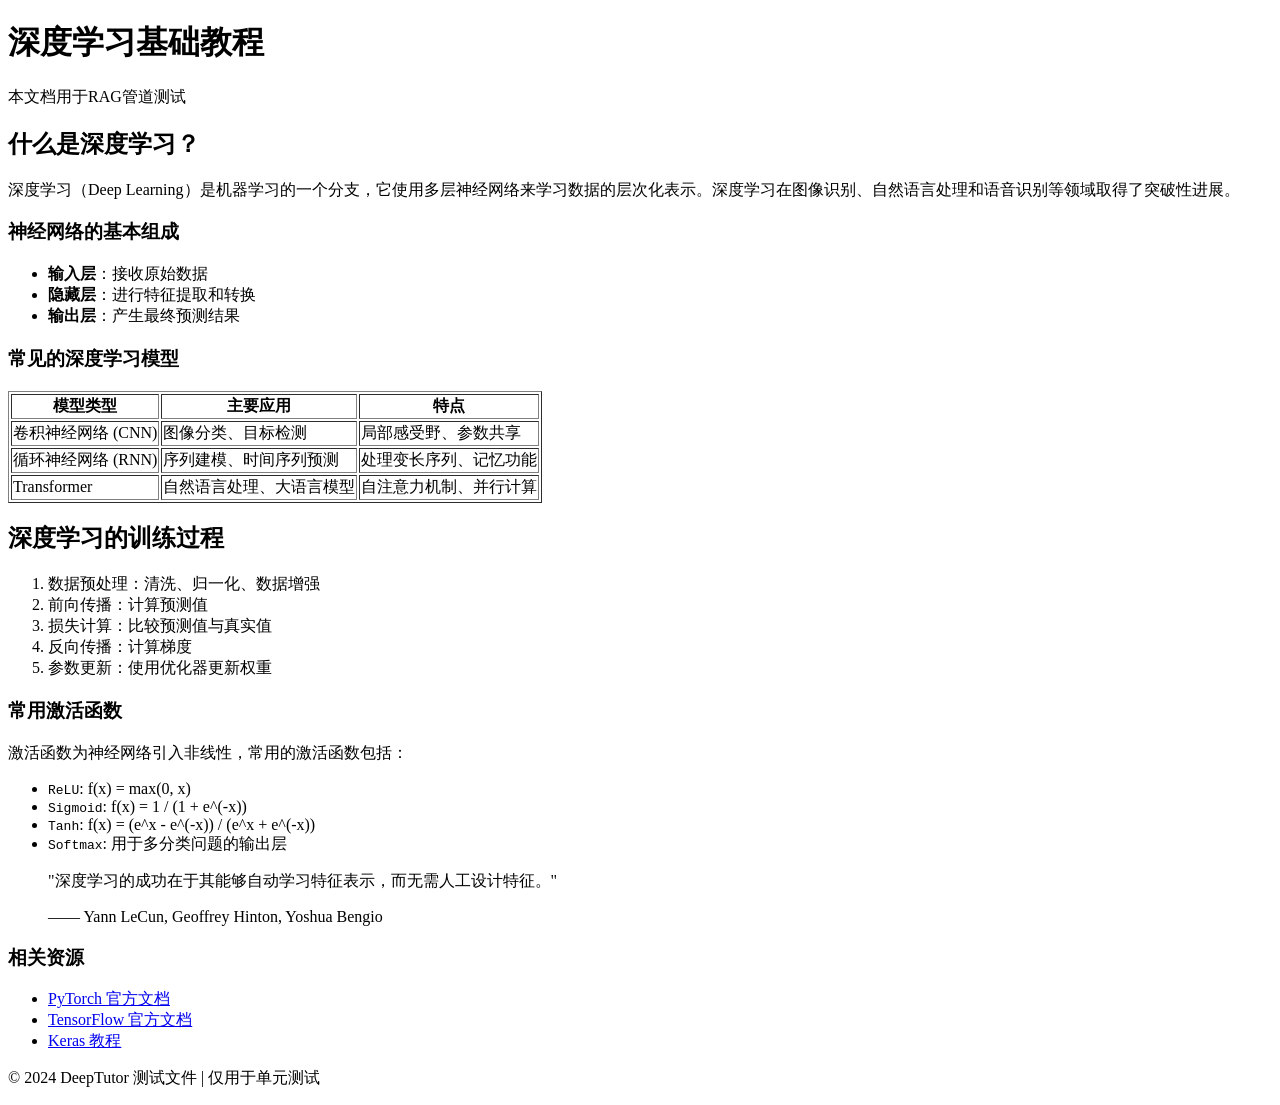
<file: DeepTutor-main/tests/services/rag/testfile.html>
<!DOCTYPE html>
<html lang="zh-CN">
<head>
    <meta charset="UTF-8">
    <meta name="viewport" content="width=device-width, initial-scale=1.0">
    <title>深度学习基础 - 测试文档</title>
</head>
<body>
    <header>
        <h1>深度学习基础教程</h1>
        <p>本文档用于RAG管道测试</p>
    </header>

    <main>
        <article>
            <h2>什么是深度学习？</h2>
            <p>深度学习（Deep Learning）是机器学习的一个分支，它使用多层神经网络来学习数据的层次化表示。深度学习在图像识别、自然语言处理和语音识别等领域取得了突破性进展。</p>

            <h3>神经网络的基本组成</h3>
            <ul>
                <li><strong>输入层</strong>：接收原始数据</li>
                <li><strong>隐藏层</strong>：进行特征提取和转换</li>
                <li><strong>输出层</strong>：产生最终预测结果</li>
            </ul>

            <h3>常见的深度学习模型</h3>
            <table border="1">
                <thead>
                    <tr>
                        <th>模型类型</th>
                        <th>主要应用</th>
                        <th>特点</th>
                    </tr>
                </thead>
                <tbody>
                    <tr>
                        <td>卷积神经网络 (CNN)</td>
                        <td>图像分类、目标检测</td>
                        <td>局部感受野、参数共享</td>
                    </tr>
                    <tr>
                        <td>循环神经网络 (RNN)</td>
                        <td>序列建模、时间序列预测</td>
                        <td>处理变长序列、记忆功能</td>
                    </tr>
                    <tr>
                        <td>Transformer</td>
                        <td>自然语言处理、大语言模型</td>
                        <td>自注意力机制、并行计算</td>
                    </tr>
                </tbody>
            </table>

            <h2>深度学习的训练过程</h2>
            <ol>
                <li>数据预处理：清洗、归一化、数据增强</li>
                <li>前向传播：计算预测值</li>
                <li>损失计算：比较预测值与真实值</li>
                <li>反向传播：计算梯度</li>
                <li>参数更新：使用优化器更新权重</li>
            </ol>

            <h3>常用激活函数</h3>
            <p>激活函数为神经网络引入非线性，常用的激活函数包括：</p>
            <ul>
                <li><code>ReLU</code>: f(x) = max(0, x)</li>
                <li><code>Sigmoid</code>: f(x) = 1 / (1 + e^(-x))</li>
                <li><code>Tanh</code>: f(x) = (e^x - e^(-x)) / (e^x + e^(-x))</li>
                <li><code>Softmax</code>: 用于多分类问题的输出层</li>
            </ul>

            <blockquote>
                <p>"深度学习的成功在于其能够自动学习特征表示，而无需人工设计特征。"</p>
                <footer>—— Yann LeCun, Geoffrey Hinton, Yoshua Bengio</footer>
            </blockquote>
        </article>

        <aside>
            <h3>相关资源</h3>
            <nav>
                <ul>
                    <li><a href="https://pytorch.org">PyTorch 官方文档</a></li>
                    <li><a href="https://tensorflow.org">TensorFlow 官方文档</a></li>
                    <li><a href="https://keras.io">Keras 教程</a></li>
                </ul>
            </nav>
        </aside>
    </main>

    <footer>
        <p>© 2024 DeepTutor 测试文件 | 仅用于单元测试</p>
    </footer>
</body>
</html>
</file>
<file: shared/styles.css>
/* ============================================================
   智学工坊 — 共享设计系统
   从现有 styles.css 提取并扩展，供所有页面使用
   ============================================================ */

/* ---- 1. CSS Custom Properties ---- */
:root {
  /* 暖色纸墨调色板 */
  --paper: #fbfaf7;
  --paper-deep: #f4f0e8;
  --ink: #2d2925;
  --muted: #77716a;
  --line: #e8e0d5;
  --panel: #ffffff;
  --blue: #1f5fbf;
  --blue-soft: #eaf2ff;
  --green: #0f766e;
  --green-soft: #e6f5f2;
  --amber: #b76b12;
  --amber-soft: #fff2dc;
  --shadow: 0 22px 60px rgba(58, 45, 31, 0.11);

  /* 状态颜色 */
  --error: #d32f2f;
  --error-soft: #fdecea;
  --success: #2e7d32;
  --success-soft: #e8f5e9;
  --warning: #f57c00;
  --warning-soft: #fff3e0;

  /* 间距 */
  --space-xs: 4px;
  --space-sm: 8px;
  --space-md: 16px;
  --space-lg: 24px;
  --space-xl: 32px;
  --space-2xl: 48px;

  /* 字体 */
  --font-sans: Inter, "Segoe UI", "PingFang SC", "Microsoft YaHei", sans-serif;
  --font-serif: Georgia, "Times New Roman", "Noto Serif SC", serif;
  --font-mono: "SF Mono", "Fira Code", "Consolas", monospace;
}

/* ---- 2. Reset & Base ---- */
*,
*::before,
*::after {
  box-sizing: border-box;
}

body {
  margin: 0;
  min-height: 100vh;
  background: var(--paper);
  color: var(--ink);
  font-family: var(--font-sans);
  letter-spacing: 0;
  -webkit-font-smoothing: antialiased;
}

button,
textarea,
input,
select {
  font: inherit;
}

button {
  border: 0;
  cursor: pointer;
  background: none;
}

a {
  color: inherit;
  text-decoration: none;
}

img {
  max-width: 100%;
  display: block;
}

/* ---- 3. Typography ---- */
h1, h2, h3, h4, p {
  margin-top: 0;
}

h1 {
  margin-bottom: 14px;
  font-size: clamp(34px, 5vw, 56px);
  line-height: 1.08;
  font-family: var(--font-serif);
  font-weight: 700;
}

h2 {
  margin-bottom: 10px;
  font-size: 22px;
}

h3 {
  margin-bottom: 8px;
  font-size: 17px;
}

p {
  color: var(--muted);
  line-height: 1.75;
}

.soft-label {
  margin: 0 0 12px;
  color: var(--muted);
  font-size: 13px;
  font-weight: 700;
  text-transform: uppercase;
  letter-spacing: 0.04em;
}

/* ---- 4. App Shell Layout ---- */
.app {
  display: grid;
  grid-template-columns: 48px minmax(0, 1fr);
  min-height: 100vh;
  transition: grid-template-columns 0.25s ease;
}

/* 侧边栏展开时网格列宽跟随变化 */
.app.rail-expanded {
  grid-template-columns: 180px minmax(0, 1fr);
}

/* ---- 5. Left Rail Navigation ---- */
.rail {
  position: sticky;
  top: 0;
  height: 100vh;
  padding: 12px 8px;
  background: var(--paper-deep);
  border-right: 1px solid var(--line);
  display: flex;
  flex-direction: column;
  align-items: center;
  gap: 10px;
  z-index: 10;
  width: 48px;
  transition: width 0.25s ease;
  overflow: hidden;
}

/* 展开态 */
.rail.expanded {
  width: 180px;
  align-items: stretch;
  padding: 12px 10px;
}

.rail-logo,
.rail-btn {
  width: 32px;
  height: 32px;
  display: grid;
  place-items: center;
  border-radius: 10px;
  transition: all 0.2s ease;
  flex-shrink: 0;
}

/* 展开态下按钮变宽 */
.rail.expanded .rail-logo,
.rail.expanded .rail-btn {
  width: 100%;
  justify-content: flex-start;
  padding: 0 10px;
  display: flex;
  align-items: center;
  gap: 10px;
}

.rail-logo {
  color: var(--blue);
  background: #fff;
  font-weight: 800;
  font-size: 15px;
  box-shadow: 0 6px 16px rgba(31, 95, 191, 0.1);
  text-decoration: none;
}

.rail-btn {
  color: #776f65;
  background: transparent;
  font-size: 15px;
  position: relative;
}

.rail-btn:hover,
.rail-btn.active {
  background: #ffffff;
  color: var(--ink);
  box-shadow: 0 8px 20px rgba(43, 35, 27, 0.08);
}

/* 图标 */
.rail-icon {
  display: grid;
  place-items: center;
  flex-shrink: 0;
  width: 20px;
  height: 20px;
  font-size: 15px;
  line-height: 1;
}

/* 文字标签 — 折叠时隐藏 */
.rail-label {
  display: none;
  font-size: 13px;
  font-weight: 600;
  white-space: nowrap;
  overflow: hidden;
  text-overflow: ellipsis;
}

.rail.expanded .rail-label {
  display: inline;
}

/* 折叠时 tooltip 依旧显示，展开时隐藏 tooltip */
.rail-btn[title]::after {
  content: attr(title);
  position: absolute;
  left: 40px;
  top: 50%;
  transform: translateY(-50%);
  padding: 4px 8px;
  border-radius: 6px;
  background: var(--ink);
  color: #fff;
  font-size: 11px;
  white-space: nowrap;
  pointer-events: none;
  opacity: 0;
  transition: opacity 0.2s;
  z-index: 20;
}

.rail-btn:hover[title]::after {
  opacity: 1;
}

/* 展开时隐藏 tooltip（因为已经有文字标签了） */
.rail.expanded .rail-btn[title]::after {
  display: none;
}

/* 折叠切换按钮 */
.rail-toggle {
  width: 32px;
  height: 32px;
  display: grid;
  place-items: center;
  border-radius: 10px;
  border: 0;
  background: transparent;
  color: #776f65;
  font-size: 14px;
  cursor: pointer;
  transition: all 0.2s ease;
  flex-shrink: 0;
}

.rail-toggle:hover {
  background: #ffffff;
  color: var(--ink);
  box-shadow: 0 8px 20px rgba(43, 35, 27, 0.08);
}

.rail.expanded .rail-toggle {
  width: 100%;
  justify-content: flex-start;
  padding: 0 10px;
  display: flex;
  align-items: center;
  gap: 10px;
}

.rail.expanded .rail-toggle .rail-label {
  display: inline;
}

.rail-divider {
  width: 20px;
  height: 1px;
  background: var(--line);
  margin: 4px 0;
}

.rail.expanded .rail-divider {
  width: calc(100% - 20px);
  align-self: center;
}

.rail-bottom {
  margin-top: auto;
  display: grid;
  gap: 10px;
}

.rail.expanded .rail-bottom {
  width: 100%;
}

/* ---- 6. Top Bar ---- */
.topbar {
  height: 52px;
  display: flex;
  align-items: center;
  justify-content: space-between;
  gap: 18px;
  padding: 0 28px;
  border-bottom: 1px solid transparent;
}

.crumb {
  display: flex;
  align-items: center;
  gap: 10px;
  color: var(--muted);
  font-size: 13px;
}

.crumb strong {
  color: var(--ink);
}

.crumb .crumb-sep {
  color: var(--line);
}

.top-actions {
  display: flex;
  align-items: center;
  gap: 8px;
}

/* ---- 7. Small Buttons & Pills ---- */
.tiny-btn,
.tool-pill,
.model-pill,
.role-pill {
  min-height: 30px;
  padding: 0 10px;
  border: 1px solid var(--line);
  border-radius: 8px;
  background: #fffdf9;
  color: var(--muted);
  font-size: 12px;
  transition: all 0.2s ease;
}

.tiny-btn:hover,
.tool-pill:hover,
.tool-pill.active {
  color: var(--ink);
  border-color: #dacfc1;
  background: #fff;
}

.role-pill {
  border-radius: 999px;
  font-weight: 600;
}

.role-pill.active {
  color: #fff;
  background: var(--blue);
  border-color: var(--blue);
}

.role-pill:hover:not(.active) {
  color: var(--blue);
  border-color: var(--blue);
}

.demo-pill {
  min-height: 30px;
  padding: 0 12px;
  border: 1px solid var(--amber);
  border-radius: 999px;
  background: var(--amber-soft);
  color: var(--amber);
  font-size: 12px;
  font-weight: 700;
  transition: all 0.2s ease;
}

.demo-pill:hover {
  background: var(--amber);
  color: #fff;
}

/* ---- 8. Primary Action Button ---- */
.primary-action {
  min-height: 40px;
  padding: 0 16px;
  border-radius: 10px;
  color: #fff;
  background: var(--blue);
  font-weight: 700;
  font-size: 14px;
  transition: all 0.2s ease;
  display: inline-flex;
  align-items: center;
  gap: 6px;
}

.primary-action:hover {
  filter: brightness(1.1);
  transform: translateY(-1px);
}

.primary-action:active {
  transform: translateY(0);
}

.primary-action.secondary {
  background: #fff;
  color: var(--ink);
  border: 1px solid var(--line);
}

.primary-action.danger {
  background: var(--error);
}

/* ---- 9. Page Sections ---- */
.page {
  display: none;
  min-height: calc(100vh - 52px);
}

.page.active {
  display: block;
}

/* ---- 10. Hero Chat Layout ---- */
.hero-chat {
  width: min(760px, calc(100vw - 96px));
  min-height: calc(100vh - 72px);
  margin: 0 auto;
  padding: 13vh 0 40px;
  text-align: center;
}

.hero-copy {
  max-width: 620px;
  margin: 0 auto 28px;
}

/* ---- 11. Composer (Chat Input) ---- */
.composer {
  max-width: 660px;
  margin: 0 auto;
  text-align: left;
  background: #fff;
  border: 1px solid var(--line);
  border-radius: 20px;
  box-shadow: var(--shadow);
  overflow: hidden;
}

.composer textarea {
  width: 100%;
  min-height: 126px;
  resize: vertical;
  padding: 20px;
  border: 0;
  outline: none;
  background: transparent;
  color: var(--ink);
  line-height: 1.7;
}

.composer-footer {
  min-height: 50px;
  border-top: 1px solid var(--line);
  display: flex;
  align-items: center;
  justify-content: space-between;
  gap: 12px;
  padding: 8px 12px;
}

.composer-tools,
.quick-prompts {
  display: flex;
  align-items: center;
  gap: 8px;
  flex-wrap: wrap;
}

.quick-prompts {
  justify-content: center;
  margin-top: 18px;
}

.quick-prompts button {
  min-height: 34px;
  padding: 0 13px;
  border-radius: 999px;
  color: var(--muted);
  border: 1px solid var(--line);
  background: #fffdf9;
  font-size: 13px;
  transition: all 0.2s ease;
}

.quick-prompts button:hover {
  color: var(--ink);
  border-color: #dacfc1;
}

/* ---- 12. Send Button ---- */
.send-btn {
  width: 32px;
  height: 32px;
  display: grid;
  place-items: center;
  border-radius: 50%;
  color: #fff;
  background: #e3bda5;
  font-weight: 800;
  transition: all 0.2s ease;
}

.send-btn:hover {
  background: var(--blue);
}

/* ---- 13. Result Drawer ---- */
.result-drawer {
  display: none;
  width: min(980px, calc(100vw - 112px));
  margin: -24px auto 56px;
  padding: 24px;
  background: var(--panel);
  border: 1px solid var(--line);
  border-radius: 20px;
  box-shadow: var(--shadow);
}

.result-drawer.show {
  display: block;
}

.drawer-header,
.space-heading {
  display: flex;
  align-items: flex-start;
  justify-content: space-between;
  gap: 24px;
  margin-bottom: 22px;
}

.space-heading {
  display: block;
  max-width: 760px;
}

/* ---- 14. Profile Grid ---- */
.profile-grid {
  display: grid;
  grid-template-columns: repeat(3, minmax(0, 1fr));
  gap: 14px;
}

.profile-card {
  min-height: 116px;
  padding: 18px;
  background: #fff;
  border: 1px solid var(--line);
  border-radius: 18px;
  box-shadow: 0 14px 36px rgba(58, 45, 31, 0.07);
}

.profile-card span {
  display: block;
  margin-bottom: 10px;
  color: var(--muted);
  font-size: 13px;
  font-weight: 700;
}

.profile-card strong {
  line-height: 1.55;
}

/* ---- 15. Space Shell & Resource Layout ---- */
.space-shell {
  width: min(1120px, calc(100vw - 112px));
  margin: 0 auto;
  padding: 64px 0 80px;
}

.resource-layout {
  display: grid;
  grid-template-columns: 260px minmax(0, 1fr);
  gap: 24px;
  align-items: start;
}

.resource-list {
  display: grid;
  gap: 12px;
}

.resource-item {
  padding: 16px;
  text-align: left;
  border: 1px solid var(--line);
  border-radius: 16px;
  background: #fffdf9;
  transition: all 0.2s ease;
  width: 100%;
}

.resource-item:hover {
  border-color: #dacfc1;
}

.resource-item.active {
  background: var(--blue-soft);
  border-color: #b7d3ff;
}

.resource-item strong {
  display: block;
  margin-bottom: 6px;
}

.resource-item span {
  color: var(--muted);
  font-size: 13px;
}

.reader-card {
  min-height: 520px;
  padding: 34px;
  background: #fff;
  border: 1px solid var(--line);
  border-radius: 18px;
  box-shadow: 0 14px 36px rgba(58, 45, 31, 0.07);
}

.reader-card h2 {
  font-family: var(--font-serif);
  font-size: 32px;
}

.reader-card ul {
  color: var(--muted);
  line-height: 2;
}

/* ---- 16. Code Block ---- */
.code-block {
  padding: 18px;
  border-radius: 14px;
  background: #18202e;
  color: #f5f8ff;
  overflow-x: auto;
  line-height: 1.7;
  font-family: var(--font-mono);
  font-size: 14px;
}

/* ---- 17. Mindmap ---- */
.mindmap-list {
  display: grid;
  gap: 12px;
}

.mind-node {
  padding: 14px 16px;
  border-radius: 14px;
  border: 1px solid var(--line);
  background: #fffdf9;
}

/* ---- 18. Center Stage ---- */
.center-stage {
  width: min(920px, calc(100vw - 112px));
  margin: 0 auto;
  padding: 72px 0 84px;
}

.center-stage.narrow {
  width: min(760px, calc(100vw - 112px));
}

/* ---- 19. Quiz Card ---- */
.quiz-card {
  margin-top: 28px;
  padding: 28px;
  background: #fff;
  border: 1px solid var(--line);
  border-radius: 18px;
  box-shadow: 0 14px 36px rgba(58, 45, 31, 0.07);
}

.option-list {
  display: grid;
  gap: 10px;
  margin: 18px 0;
}

.option-list label {
  display: flex;
  gap: 10px;
  align-items: flex-start;
  padding: 13px;
  border: 1px solid var(--line);
  border-radius: 14px;
  background: #fffdf9;
  cursor: pointer;
  transition: all 0.2s ease;
}

.option-list label:hover {
  border-color: #dacfc1;
}

.option-list label.selected {
  background: var(--blue-soft);
  border-color: #b7d3ff;
}

.analysis {
  display: none;
  margin-top: 16px;
  padding: 16px;
  border: 1px solid #f0d3a5;
  border-radius: 14px;
  background: var(--amber-soft);
}

.analysis.show {
  display: block;
}

.analysis.correct {
  border-color: #a5d6a7;
  background: var(--success-soft);
}

/* ---- 20. Path Board ---- */
.path-board {
  display: grid;
  gap: 16px;
  margin-top: 28px;
}

.path-card {
  display: grid;
  grid-template-columns: 54px minmax(0, 1fr) 140px;
  gap: 18px;
  align-items: center;
  padding: 18px;
  background: #fff;
  border: 1px solid var(--line);
  border-radius: 18px;
  box-shadow: 0 14px 36px rgba(58, 45, 31, 0.07);
  transition: all 0.2s ease;
}

.path-card:hover {
  transform: translateX(4px);
  border-color: var(--blue);
}

.path-index {
  width: 44px;
  height: 44px;
  display: grid;
  place-items: center;
  border-radius: 14px;
  color: var(--blue);
  background: var(--blue-soft);
  font-weight: 800;
}

.path-card small {
  color: var(--muted);
  text-align: right;
}

/* ---- 21. Knowledge Grid ---- */
.knowledge-grid {
  display: grid;
  grid-template-columns: 360px minmax(0, 1fr);
  gap: 24px;
}

.upload-card {
  min-height: 340px;
  padding: 30px;
  display: grid;
  align-content: center;
  justify-items: start;
  background: #fff;
  border: 1px solid var(--line);
  border-radius: 18px;
  box-shadow: 0 14px 36px rgba(58, 45, 31, 0.07);
}

.upload-icon {
  width: 52px;
  height: 52px;
  display: grid;
  place-items: center;
  margin-bottom: 18px;
  border-radius: 16px;
  color: var(--blue);
  background: var(--blue-soft);
  font-size: 26px;
}

.chapter-list {
  display: grid;
  gap: 14px;
}

.chapter-card {
  padding: 18px;
  background: #fff;
  border: 1px solid var(--line);
  border-radius: 18px;
  box-shadow: 0 14px 36px rgba(58, 45, 31, 0.07);
}

.tag-list {
  display: flex;
  flex-wrap: wrap;
  gap: 8px;
  margin-top: 12px;
}

.tag {
  padding: 6px 9px;
  border-radius: 999px;
  color: var(--green);
  background: var(--green-soft);
  font-size: 12px;
  font-weight: 700;
}

/* ---- 22. Agent Flow ---- */
.agent-flow {
  display: grid;
  gap: 14px;
  margin-top: 28px;
}

.agent-card {
  display: grid;
  grid-template-columns: 46px minmax(0, 1fr) 92px;
  gap: 18px;
  align-items: center;
  padding: 18px;
  background: #fff;
  border: 1px solid var(--line);
  border-radius: 18px;
  box-shadow: 0 14px 36px rgba(58, 45, 31, 0.07);
}

.agent-avatar {
  width: 44px;
  height: 44px;
  display: grid;
  place-items: center;
  border-radius: 14px;
  color: var(--blue);
  background: var(--blue-soft);
  font-weight: 800;
}

/* ---- 23. Status Badges ---- */
.status {
  justify-self: end;
  padding: 7px 10px;
  border-radius: 999px;
  font-size: 12px;
  font-weight: 800;
}

.status.ready {
  color: var(--green);
  background: var(--green-soft);
}

.status.running {
  color: var(--amber);
  background: var(--amber-soft);
  animation: status-pulse 1.5s infinite;
}

.status.done {
  color: var(--blue);
  background: var(--blue-soft);
}

.status.error {
  color: var(--error);
  background: var(--error-soft);
}

@keyframes status-pulse {
  0%, 100% { opacity: 1; }
  50% { opacity: 0.5; }
}

/* ---- 23b. Agent Timeline ---- */
.agent-timeline {
  margin-top: 32px;
}

.tl-track {
  position: relative;
  padding-left: 12px;
  border-left: 2px solid var(--line);
  margin-left: 8px;
}

.tl-node {
  position: relative;
  display: flex;
  gap: 14px;
  align-items: flex-start;
  padding: 10px 0 10px 16px;
}

.tl-node.tl-sub {
  padding: 6px 0 6px 28px;
}

.tl-dot {
  position: absolute;
  left: -6px;
  top: 14px;
  width: 10px;
  height: 10px;
  border-radius: 50%;
  background: var(--line);
  border: 2px solid var(--bg-1, #fff);
}

.tl-dot.sm {
  width: 7px;
  height: 7px;
  left: -5px;
  top: 12px;
}

.tl-dot.done {
  background: var(--green);
}

.tl-dot.running {
  background: var(--amber);
}

.tl-dot.error {
  background: var(--error);
}

.tl-dot.ready {
  background: var(--line);
}

/* ---- 24. Teacher Dashboard ---- */
.teacher-cards {
  display: grid;
  grid-template-columns: repeat(3, minmax(0, 1fr));
  gap: 18px;
}

.metric-card {
  min-height: 210px;
  padding: 24px;
  background: #fff;
  border: 1px solid var(--line);
  border-radius: 18px;
  box-shadow: 0 14px 36px rgba(58, 45, 31, 0.07);
}

.metric-value {
  display: block;
  margin: 18px 0 8px;
  color: var(--blue);
  font-size: 44px;
  font-weight: 800;
}

.metric-change {
  display: inline-block;
  padding: 2px 8px;
  border-radius: 999px;
  font-size: 12px;
  font-weight: 700;
}

.metric-change.up {
  color: var(--success);
  background: var(--success-soft);
}

.metric-change.down {
  color: var(--error);
  background: var(--error-soft);
}

/* ---- 25. Review List ---- */
.review-list {
  display: grid;
  gap: 12px;
  margin-top: 28px;
}

.review-card {
  display: grid;
  grid-template-columns: minmax(0, 1fr) auto;
  gap: 16px;
  align-items: center;
  padding: 18px;
  background: #fff;
  border: 1px solid var(--line);
  border-radius: 18px;
  box-shadow: 0 14px 36px rgba(58, 45, 31, 0.07);
}

.review-actions {
  display: flex;
  gap: 8px;
}

/* ---- 26. Classroom Table ---- */
.classroom-grid {
  display: grid;
  gap: 24px;
  margin-top: 28px;
}

.student-table {
  width: 100%;
  border-collapse: collapse;
}

.student-table th,
.student-table td {
  padding: 12px 16px;
  text-align: left;
  border-bottom: 1px solid var(--line);
}

.student-table th {
  color: var(--muted);
  font-size: 12px;
  font-weight: 700;
  text-transform: uppercase;
}

.mastery-bar {
  width: 80px;
  height: 6px;
  border-radius: 3px;
  background: var(--line);
  overflow: hidden;
}

.mastery-bar-fill {
  height: 100%;
  border-radius: 3px;
  background: var(--blue);
}

/* ---- 27. State Components ---- */

/* Skeleton loading */
.skeleton {
  background: linear-gradient(90deg, var(--line) 25%, #f0e8dd 50%, var(--line) 75%);
  background-size: 200% 100%;
  animation: skeleton-shimmer 1.5s infinite;
  border-radius: 8px;
}

@keyframes skeleton-shimmer {
  0% { background-position: 200% 0; }
  100% { background-position: -200% 0; }
}

.skeleton-text {
  height: 14px;
  margin-bottom: 8px;
}

.skeleton-text:last-child {
  width: 60%;
}

.skeleton-card {
  height: 116px;
}

/* Empty state */
.state-empty {
  display: flex;
  flex-direction: column;
  align-items: center;
  justify-content: center;
  min-height: 240px;
  padding: var(--space-2xl);
  color: var(--muted);
  text-align: center;
  gap: var(--space-md);
}

.state-empty .empty-icon {
  font-size: 40px;
  opacity: 0.5;
}

/* Error state */
.state-error {
  padding: var(--space-lg);
  border: 1px solid var(--error);
  border-radius: 14px;
  background: var(--error-soft);
  color: var(--error);
}

/* Loading overlay */
.loading-overlay {
  display: grid;
  place-items: center;
  min-height: 200px;
  color: var(--muted);
  gap: var(--space-md);
}

.loading-spinner {
  width: 32px;
  height: 32px;
  border: 3px solid var(--line);
  border-top-color: var(--blue);
  border-radius: 50%;
  animation: spin 0.8s linear infinite;
}

@keyframes spin {
  to { transform: rotate(360deg); }
}

/* ---- 28. Animations ---- */
@keyframes fade-in {
  from { opacity: 0; }
  to { opacity: 1; }
}

@keyframes slide-up {
  from { opacity: 0; transform: translateY(16px); }
  to { opacity: 1; transform: translateY(0); }
}

@keyframes card-enter {
  from { opacity: 0; transform: translateY(24px); }
  to { opacity: 1; transform: translateY(0); }
}

.fade-in {
  animation: fade-in 0.3s ease;
}

.slide-up {
  animation: slide-up 0.4s ease;
}

/* ---- 29. Demo Page Layout ---- */
.demo-shell {
  display: flex;
  flex-direction: column;
  min-height: 100vh;
  background: var(--paper);
}

.demo-header {
  display: flex;
  align-items: center;
  justify-content: space-between;
  padding: 16px 28px;
  border-bottom: 1px solid var(--line);
}

.demo-header h1 {
  font-size: 20px;
  margin: 0;
  font-family: var(--font-sans);
}

.demo-header .back-link {
  color: var(--muted);
  font-size: 13px;
  transition: color 0.2s;
}

.demo-header .back-link:hover {
  color: var(--ink);
}

/* Step indicator */
.step-indicator {
  display: flex;
  align-items: center;
  justify-content: center;
  gap: 0;
  padding: 20px 28px;
  flex-wrap: wrap;
}

.step-dot-group {
  display: flex;
  align-items: center;
}

.step-dot {
  width: 36px;
  height: 36px;
  display: grid;
  place-items: center;
  border-radius: 50%;
  border: 2px solid var(--line);
  background: #fff;
  font-size: 12px;
  font-weight: 700;
  color: var(--muted);
  transition: all 0.3s ease;
  cursor: pointer;
  position: relative;
}

.step-dot.active {
  border-color: var(--blue);
  background: var(--blue);
  color: #fff;
  box-shadow: 0 4px 12px rgba(31, 95, 191, 0.3);
}

.step-dot.completed {
  border-color: var(--green);
  background: var(--green-soft);
  color: var(--green);
}

.step-dot:hover:not(.active) {
  border-color: var(--blue);
  color: var(--blue);
}

.step-line {
  width: 32px;
  height: 2px;
  background: var(--line);
  transition: background 0.3s ease;
}

.step-line.completed {
  background: var(--green);
}

.step-label {
  position: absolute;
  top: 40px;
  left: 50%;
  transform: translateX(-50%);
  white-space: nowrap;
  font-size: 11px;
  color: var(--muted);
  font-weight: 600;
}

/* Demo content area */
.demo-content {
  flex: 1;
  display: flex;
  align-items: center;
  justify-content: center;
  padding: 24px 28px;
  transition: opacity 0.3s ease, transform 0.3s ease;
}

.demo-content.fade-out {
  opacity: 0;
  transform: translateY(8px);
}

/* Demo controls */
.demo-controls {
  display: flex;
  align-items: center;
  justify-content: center;
  gap: 12px;
  padding: 20px 28px;
  border-top: 1px solid var(--line);
}

.demo-controls button {
  min-height: 40px;
  padding: 0 20px;
  border-radius: 10px;
  font-weight: 700;
  transition: all 0.2s ease;
}

.demo-btn-prev,
.demo-btn-next {
  border: 1px solid var(--line);
  background: #fff;
  color: var(--ink);
}

.demo-btn-prev:hover:not(:disabled),
.demo-btn-next:hover:not(:disabled) {
  border-color: var(--blue);
  color: var(--blue);
}

.demo-btn-prev:disabled,
.demo-btn-next:disabled {
  opacity: 0.3;
  cursor: not-allowed;
}

.demo-btn-auto {
  background: var(--blue);
  color: #fff;
}

.demo-btn-auto:hover {
  filter: brightness(1.1);
}

.demo-btn-auto.paused {
  background: var(--amber);
}

.demo-speed {
  display: flex;
  align-items: center;
  gap: 6px;
  color: var(--muted);
  font-size: 12px;
}

.demo-speed select {
  border: 1px solid var(--line);
  border-radius: 6px;
  padding: 4px 8px;
  background: #fff;
  color: var(--ink);
  font-size: 12px;
}

.step-counter {
  color: var(--muted);
  font-size: 13px;
  min-width: 80px;
  text-align: center;
}

/* ---- 30. Dashboard extra sections ---- */
.dashboard-section {
  margin-top: 28px;
  padding: 24px;
  background: #fff;
  border: 1px solid var(--line);
  border-radius: 18px;
  box-shadow: 0 14px 36px rgba(58, 45, 31, 0.07);
}

.dashboard-section h2 {
  margin-bottom: 16px;
}

.chart-placeholder {
  background: var(--paper-deep);
  border-radius: 14px;
}

.weakness-list {
  display: flex;
  flex-direction: column;
  gap: 10px;
}

.weakness-item {
  display: flex;
  align-items: center;
  justify-content: space-between;
  padding: 12px 16px;
  border: 1px solid var(--line);
  border-radius: 12px;
  background: #fffdf9;
}

.weakness-name {
  font-weight: 700;
}

.weakness-count {
  color: var(--muted);
  font-size: 13px;
}

/* ---- 31. Utility Classes ---- */
.truncate {
  overflow: hidden;
  text-overflow: ellipsis;
  white-space: nowrap;
}

.sr-only {
  position: absolute;
  width: 1px;
  height: 1px;
  padding: 0;
  margin: -1px;
  overflow: hidden;
  clip: rect(0, 0, 0, 0);
  border: 0;
}

.text-center { text-align: center; }
.text-left { text-align: left; }
.text-right { text-align: right; }

/* ---- 32. Diagnosis Page ---- */
.diagnosis-hero {
  display: flex;
  flex-direction: column;
  align-items: center;
  max-width: 680px;
  margin: 0 auto;
  padding: 40px 20px 40px;
}

/* Logo 浮动文字 */
.diag-logo-area {
  text-align: center;
  margin-bottom: 28px;
}

.diag-logo-text {
  font-family: var(--font-serif);
  font-size: 28px;
  font-weight: 900;
  color: #243247;
  letter-spacing: 0.02em;
}

.diag-logo-dot {
  display: inline-block;
  width: 7px;
  height: 7px;
  border-radius: 50%;
  background: #4A90E2;
  vertical-align: middle;
  margin: 0 2px;
}

.diag-logo-sub {
  font-size: 12px;
  color: #7A8BA0;
  margin-top: 6px;
  letter-spacing: 0.04em;
}

/* 对话框 */
.diagnosis-panel {
  width: 100%;
  background: #fff;
  border: 1px solid #E2E8F0;
  border-radius: 20px;
  box-shadow: 0 4px 20px rgba(0,0,0,0.05);
  overflow: hidden;
}

/* 模型选择器（在 topbar 中） */
.diag-model-select {
  display: inline-flex;
  align-items: center;
  gap: 6px;
  padding: 5px 12px;
  border: 1px solid #E2E8F0;
  border-radius: 8px;
  background: #FAFBFC;
  font-size: 12px;
  color: #7A8BA0;
  cursor: pointer;
  transition: all 0.2s;
  user-select: none;
}

.diag-model-select:hover {
  border-color: #4A90E2;
}

.diag-model-select .model-dot {
  width: 6px;
  height: 6px;
  border-radius: 50%;
  background: #30D158;
}

.diag-model-select .model-name {
  font-weight: 600;
  color: #243247;
}

.diag-model-select .model-chevron {
  font-size: 10px;
  color: #8E8E93;
}

/* 输入区域 */
.diag-input-area {
  padding: 14px 20px;
}

.diag-textarea {
  width: 100%;
  min-height: 120px;
  padding: 0;
  border: 0;
  border-radius: 0;
  font-size: 16px;
  line-height: 1.7;
  resize: none;
  outline: none;
  font-family: inherit;
  color: #243247;
  background: transparent;
}

.diag-textarea::placeholder {
  color: #C4C8CF;
  font-size: 16px;
}

/* 底部栏：功能按钮左 + 发送右 */
.diag-bottom-bar {
  display: flex;
  align-items: center;
  justify-content: space-between;
  padding: 0 14px 14px;
}

.diag-func-row {
  display: flex;
  gap: 2px;
}

.diag-func-btn {
  display: inline-flex;
  align-items: center;
  gap: 5px;
  padding: 6px 14px;
  border: 0;
  border-radius: 8px;
  background: transparent;
  color: #8E8E93;
  font-size: 13px;
  font-weight: 500;
  cursor: pointer;
  transition: all 0.15s;
  position: relative;
}

.diag-func-btn::after {
  content: '';
  position: absolute;
  right: 0;
  top: 25%;
  height: 50%;
  width: 1px;
  background: #E2E2E6;
}

.diag-func-btn:last-child::after {
  display: none;
}

.diag-func-btn .func-icon {
  font-size: 14px;
  line-height: 1;
}

.diag-func-btn:hover {
  background: #F4F6F9;
  color: #243247;
}

.diag-func-btn.active {
  background: #EEF2F8;
  color: #4A90E2;
}

/* 发送按钮 */
.diag-send-btn {
  width: 38px;
  height: 38px;
  display: grid;
  place-items: center;
  border-radius: 12px;
  border: 0;
  background: #4A90E2;
  color: #fff;
  font-size: 18px;
  cursor: pointer;
  transition: all 0.2s;
  flex-shrink: 0;
}

.diag-send-btn:hover {
  background: #3A7ED0;
  box-shadow: 0 4px 14px rgba(74,144,226,0.28);
}

/* 右侧组：模型选择 + 发送按钮 */
.diag-right-group {
  display: flex;
  align-items: center;
  gap: 8px;
}

/* 结果区 */
.diagnosis-result {
  width: 100%;
  margin-top: 24px;
  background: #fff;
  border: 1px solid #E2E8F0;
  border-radius: 20px;
  padding: 24px;
  box-shadow: 0 4px 20px rgba(0,0,0,0.05);
  animation: slide-up 0.4s ease;
}

.diag-result-header {
  display: flex;
  align-items: flex-start;
  justify-content: space-between;
  gap: 16px;
  margin-bottom: 20px;
  flex-wrap: wrap;
}

.diag-result-header h3 {
  margin: 4px 0 0;
  font-size: 16px;
  color: #243247;
}

.diag-draft-grid {
  display: grid;
  grid-template-columns: repeat(auto-fill, minmax(190px, 1fr));
  gap: 10px;
}

.diag-draft-card {
  padding: 12px 14px;
  border-radius: 10px;
  background: #FAFBFC;
  border: 1px solid #EDF1F7;
}

.diag-draft-card .card-icon { font-size: 16px; margin-bottom: 2px; }
.diag-draft-card .card-label { font-size: 11px; font-weight: 700; color: #7A8BA0; margin-bottom: 3px; }
.diag-draft-card .card-value { font-size: 13px; color: #243247; line-height: 1.5; }

.diag-toast {
  margin-top: 10px;
  padding: 8px 14px;
  border-radius: 8px;
  font-size: 12px;
  text-align: center;
  animation: slide-up 0.3s ease;
}
.diag-toast.warn { background: #FFF8E1; color: #B45309; border: 1px solid #FDE68A; }
.diag-toast.info  { background: #F4F8FD; color: #4A90E2; border: 1px solid #DCE7F3; }

/* ---- 33. Responsive ---- */
@media (max-width: 980px) {
  .top-actions {
    display: none;
  }

  .resource-layout,
  .knowledge-grid,
  .teacher-cards,
  .profile-grid {
    grid-template-columns: 1fr;
  }

  .path-card,
  .agent-card {
    grid-template-columns: 1fr;
  }

  .path-card small,
  .status {
    justify-self: start;
    text-align: left;
  }
}

@media (max-width: 640px) {
  .app {
    grid-template-columns: 1fr;
  }

  .rail {
    position: static;
    width: 100%;
    height: auto;
    flex-direction: row;
    overflow-x: auto;
    padding: 8px;
    gap: 6px;
    border-right: 0;
    border-bottom: 1px solid var(--line);
  }

  .rail-divider {
    display: none;
  }

  .rail-bottom {
    display: none;
  }

  .topbar {
    padding: 0 16px;
  }

  .hero-chat,
  .result-drawer,
  .space-shell,
  .center-stage {
    width: min(100% - 32px, 1000px);
  }

  .step-indicator {
    gap: 4px;
    padding: 12px 16px;
  }

  .step-dot {
    width: 28px;
    height: 28px;
    font-size: 10px;
  }

  .step-line {
    width: 16px;
  }

  .demo-content {
    padding: 16px;
  }

  .demo-controls {
    flex-wrap: wrap;
    gap: 8px;
  }
}
</file>
